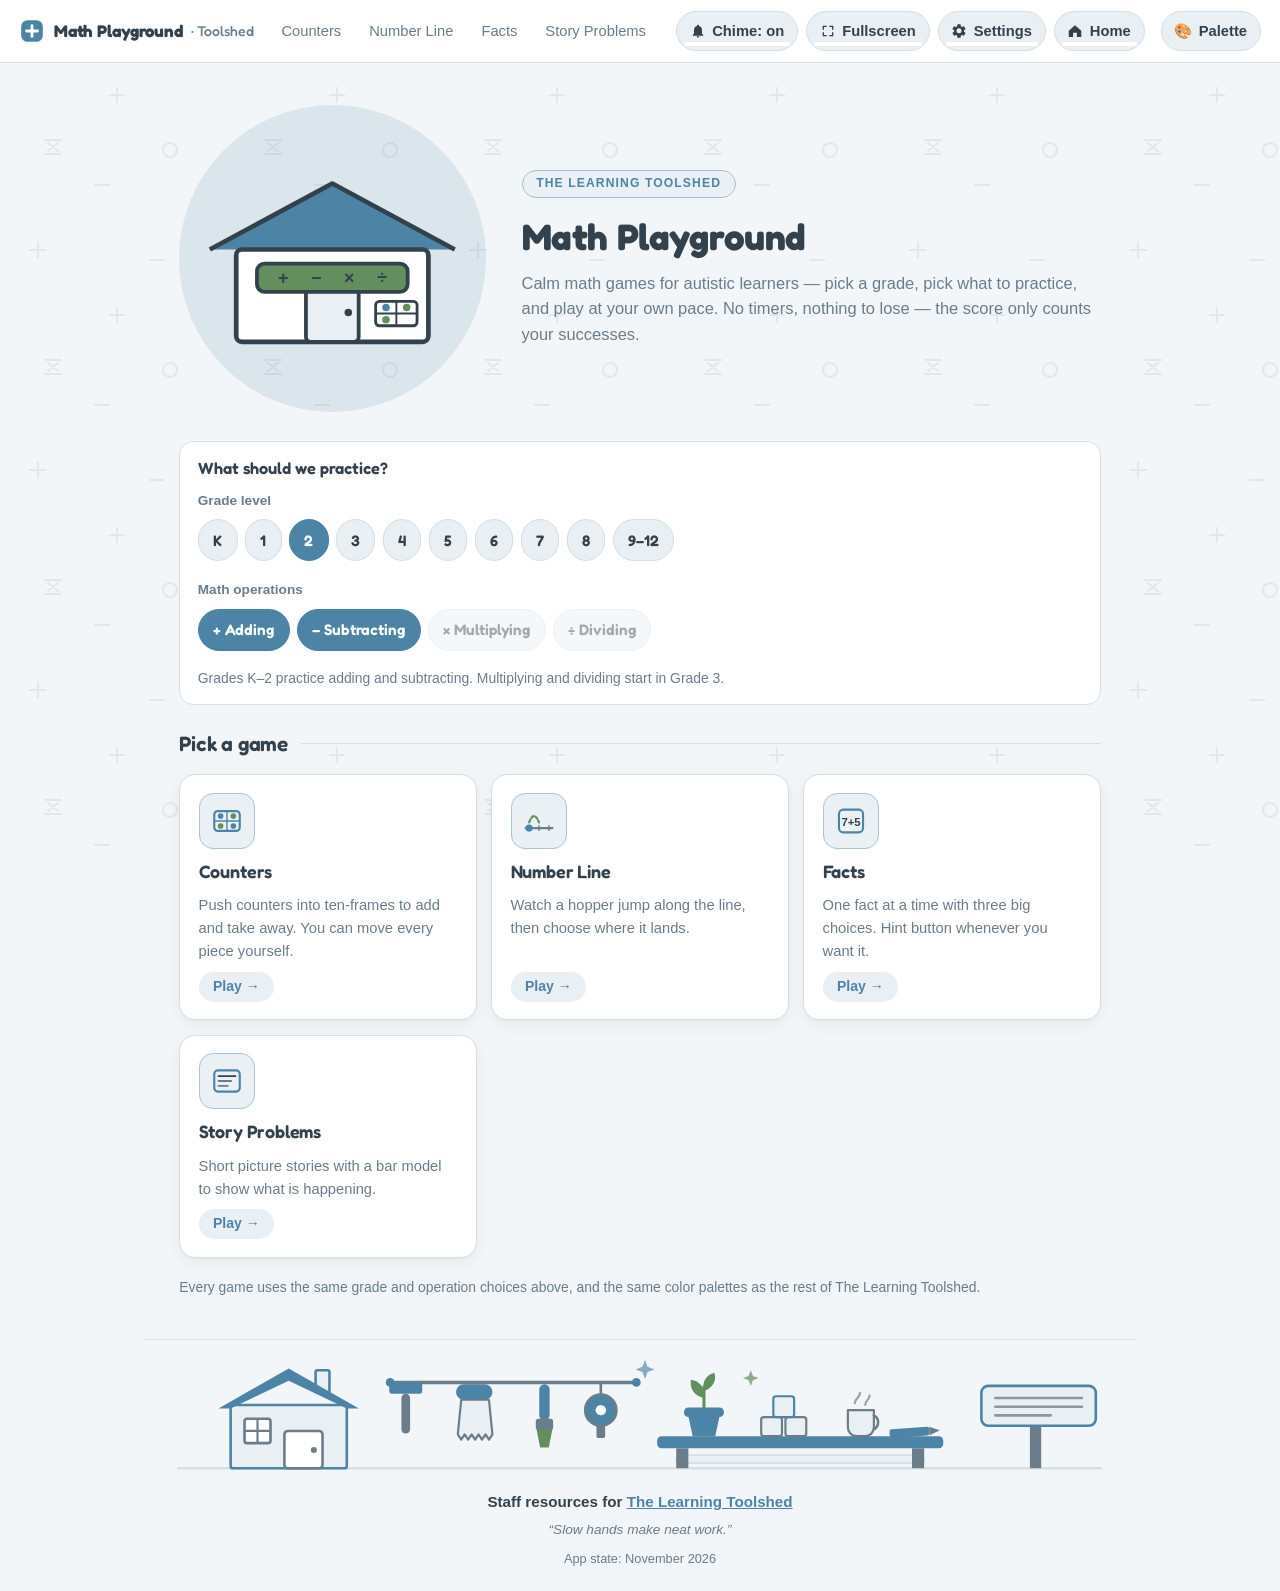
<file: index.html>
<!doctype html>
<html lang="en">
<head>
<meta charset="utf-8">
<meta name="viewport" content="width=device-width, initial-scale=1">
<title>Math Playground — The Learning Toolshed</title>
<link rel="stylesheet" href="math.css">
<script src="math.js"></script>
</head>
<body class="home">

<header class="site-head"></header>

<main>

  <section class="hero">
    <div class="hero-art" aria-hidden="true">
      <!-- A Toolshed shed with math on its sign — inline SVG so the
           whole picture follows the color palette. -->
      <svg viewBox="0 0 300 210" role="img">
        <title>The Learning Toolshed math shed</title>
        <!-- roof -->
        <path d="M20 95 L150 25 L280 95 Z" fill="var(--accent)"/>
        <path d="M20 95 L150 25 L280 95" fill="none" stroke="var(--text)" stroke-width="5" stroke-linejoin="round"/>
        <!-- body -->
        <rect x="48" y="95" width="204" height="98" rx="6"
              fill="var(--surface)" stroke="var(--text)" stroke-width="5"/>
        <!-- door -->
        <rect x="122" y="126" width="56" height="67" rx="5"
              fill="var(--surface-2)" stroke="var(--text)" stroke-width="4"/>
        <circle cx="167" cy="162" r="4" fill="var(--text)"/>
        <!-- sign with the four operations -->
        <rect x="70" y="110" width="160" height="30" rx="8"
              fill="var(--accent2)" stroke="var(--text)" stroke-width="4"/>
        <g fill="var(--text)" font-family="Segoe UI, Arial, sans-serif"
           font-weight="800" font-size="19" text-anchor="middle">
          <text x="98" y="132">+</text>
          <text x="133" y="132">&#8722;</text>
          <text x="168" y="132">&#215;</text>
          <text x="203" y="132">&#247;</text>
        </g>
        <!-- ten-frame sticker by the door -->
        <g transform="translate(196,150)">
          <rect x="0" y="0" width="44" height="26" rx="4"
                fill="var(--surface)" stroke="var(--text)" stroke-width="3"/>
          <line x1="22" y1="0" x2="22" y2="26" stroke="var(--text)" stroke-width="2"/>
          <line x1="0" y1="13" x2="44" y2="13" stroke="var(--text)" stroke-width="2"/>
          <circle cx="11" cy="6.5" r="4" fill="var(--accent)"/>
          <circle cx="33" cy="6.5" r="4" fill="var(--accent2)"/>
          <circle cx="11" cy="19.5" r="4" fill="var(--accent2)"/>
        </g>
      </svg>
    </div>
    <div class="hero-copy">
      <p class="hero-kicker">The Learning Toolshed</p>
      <h1>Math Playground</h1>
      <p class="hero-tagline">Calm math games for autistic learners — pick a grade, pick what
        to practice, and play at your own pace. No timers, nothing to lose —
        the score only counts your successes.</p>
    </div>
  </section>

  <section class="setup" id="setupBar" aria-labelledby="setupTitle">
    <p class="setup-title" id="setupTitle">What should we practice?</p>
    <div class="setup-row">
      <span class="setup-label" id="gradeLabel">Grade level</span>
      <div class="setup-row" id="gradeRow" role="group" aria-labelledby="gradeLabel"></div>
    </div>
    <div class="setup-row">
      <span class="setup-label" id="opLabel">Math operations</span>
      <div class="setup-row" id="opRow" role="group" aria-labelledby="opLabel"></div>
    </div>
    <p class="setup-note" id="setupNote"></p>
  </section>

  <h2 class="section-h">Pick a game</h2>

  <a class="continue-strip" id="continueCard" href="#" hidden>
    <span class="cs-emoji" aria-hidden="true">&#9654;</span>
    <span class="cs-text"><strong id="continueName">Continue</strong>
      — pick up where you left off.</span>
    <span class="gc-go">Resume &rarr;</span>
  </a>

  <div class="game-grid">
    <a class="game-card" href="counters.html">
      <svg class="gc-icon" viewBox="0 0 48 48" aria-hidden="true">
        <rect x="6" y="10" width="36" height="28" rx="5" fill="none" stroke="var(--accent)" stroke-width="3"/>
        <line x1="24" y1="10" x2="24" y2="38" stroke="var(--accent)" stroke-width="2"/>
        <line x1="6" y1="24" x2="42" y2="24" stroke="var(--accent)" stroke-width="2"/>
        <circle cx="15" cy="17" r="4" fill="var(--accent)"/>
        <circle cx="33" cy="17" r="4" fill="var(--accent2)"/>
        <circle cx="15" cy="31" r="4" fill="var(--accent2)"/>
        <circle cx="33" cy="31" r="4" fill="var(--accent)"/>
      </svg>
      <h3>Counters</h3>
      <p>Push counters into ten-frames to add and take away. You can move every piece yourself.</p>
      <span class="gc-go">Play &rarr;</span>
    </a>

    <a class="game-card" href="number-line.html">
      <svg class="gc-icon" viewBox="0 0 48 48" aria-hidden="true">
        <line x1="5" y1="34" x2="43" y2="34" stroke="var(--dim)" stroke-width="3" stroke-linecap="round"/>
        <g stroke="var(--dim)" stroke-width="2">
          <line x1="10" y1="30" x2="10" y2="38"/>
          <line x1="24" y1="30" x2="24" y2="38"/>
          <line x1="38" y1="30" x2="38" y2="38"/>
        </g>
        <path d="M10 26 Q17 8 24 26" fill="none" stroke="var(--accent2)"
              stroke-width="3" stroke-dasharray="4 3" stroke-linecap="round"/>
        <circle cx="10" cy="34" r="5" fill="var(--accent)"/>
      </svg>
      <h3>Number Line</h3>
      <p>Watch a hopper jump along the line, then choose where it lands.</p>
      <span class="gc-go">Play &rarr;</span>
    </a>

    <a class="game-card" href="facts.html">
      <svg class="gc-icon" viewBox="0 0 48 48" aria-hidden="true">
        <rect x="7" y="8" width="34" height="32" rx="6" fill="none" stroke="var(--accent)" stroke-width="3"/>
        <text x="24" y="31" text-anchor="middle" font-size="16" font-weight="800"
              fill="var(--text)" font-family="Segoe UI, Arial, sans-serif">7+5</text>
      </svg>
      <h3>Facts</h3>
      <p>One fact at a time with three big choices. Hint button whenever you want it.</p>
      <span class="gc-go">Play &rarr;</span>
    </a>

    <a class="game-card" href="story.html">
      <svg class="gc-icon" viewBox="0 0 48 48" aria-hidden="true">
        <rect x="6" y="9" width="36" height="30" rx="5" fill="none" stroke="var(--accent)" stroke-width="3"/>
        <line x1="12" y1="17" x2="36" y2="17" stroke="var(--text)" stroke-width="2.5" stroke-linecap="round"/>
        <line x1="12" y1="24" x2="30" y2="24" stroke="var(--dim)" stroke-width="2.5" stroke-linecap="round"/>
        <line x1="12" y1="31" x2="25" y2="31" stroke="var(--dim)" stroke-width="2.5" stroke-linecap="round"/>
      </svg>
      <h3>Story Problems</h3>
      <p>Short picture stories with a bar model to show what is happening.</p>
      <span class="gc-go">Play &rarr;</span>
    </a>
  </div>

  <p class="setup-note" style="margin-top:1.2rem">
    Every game uses the same grade and operation choices above, and the same
    color palettes as the rest of The Learning Toolshed.
  </p>

</main>

<footer class="site-foot"></footer>

<script>
  /* Home never records itself as "last" — games do that. */
  const GAME_NAMES = {
    'counters.html': 'Counters',
    'number-line.html': 'Number Line',
    'facts.html': 'Facts',
    'story.html': 'Story Problems'
  };

  renderSetup();

  /* Jump back into the last game played, if there is one. */
  const last = readPlay().last;
  if (last && GAME_NAMES[last]) {
    const card = document.getElementById('continueCard');
    card.hidden = false;
    card.href = last;
    document.getElementById('continueName').textContent =
      'Continue: ' + GAME_NAMES[last];
  }
</script>
</body>
</html>
</file>
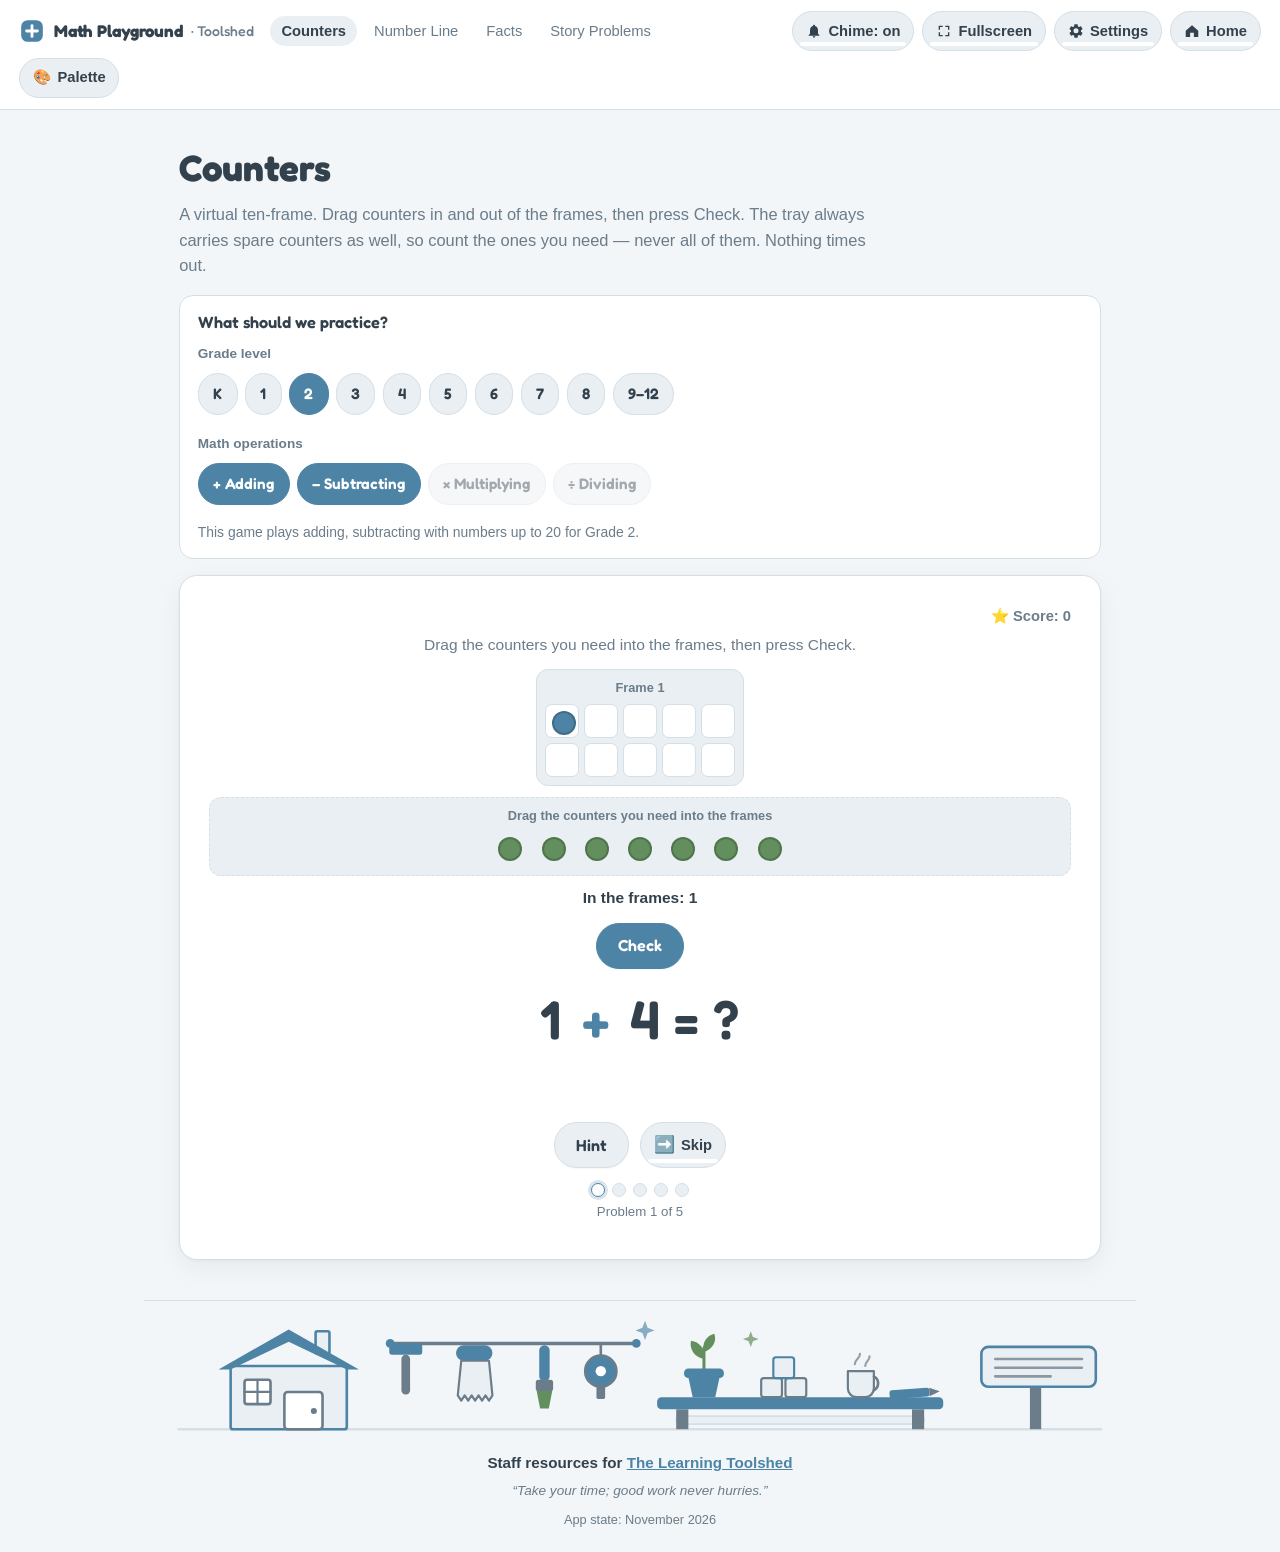
<file: counters.html>
<!doctype html>
<html lang="en">
<head>
<meta charset="utf-8">
<meta name="viewport" content="width=device-width, initial-scale=1">
<title>Counters — Math Playground</title>
<link rel="stylesheet" href="math.css">
<script src="math.js"></script>
</head>
<body>

<header class="site-head"></header>

<main>
  <h1>Counters</h1>
  <p class="hero-tagline">A virtual ten-frame. Drag counters in and out of the frames,
    then press Check. The tray always carries spare counters as well, so count the ones
    you need &mdash; never all of them. Nothing times out.</p>

  <section class="setup" id="setupBar" aria-labelledby="setupTitle">
    <p class="setup-title" id="setupTitle">What should we practice?</p>
    <div class="setup-row">
      <span class="setup-label" id="gradeLabel">Grade level</span>
      <div class="setup-row" id="gradeRow" role="group" aria-labelledby="gradeLabel"></div>
    </div>
    <div class="setup-row">
      <span class="setup-label" id="opLabel">Math operations</span>
      <div class="setup-row" id="opRow" role="group" aria-labelledby="opLabel"></div>
    </div>
    <p class="setup-note" id="setupNote"></p>
  </section>

  <section class="game-stage" aria-label="Counters game">
    <p class="prompt-line" id="prompt"></p>
    <div class="visual" id="visual"></div>
    <div class="problem" id="problem"></div>
    <div class="choices" id="choices"></div>
    <p class="feedback" id="feedback" aria-live="polite"></p>
    <p class="hint-line" id="hint" hidden></p>
    <div class="stage-actions" id="actions"></div>
    <div class="progress" id="progress"></div>
    <p class="progress-label" id="progressLabel"></p>
  </section>
</main>

<footer class="site-foot"></footer>

<script>
  'use strict';

  let game = null;
  let board = null;      // this problem's counters
  let curBox = null;     // the visual box we draw into
  let drag = null;       // the counter being dragged right now
  let lastDragEnd = 0;   // lets a tap after a drag be told apart

  renderSetup({
    only: GAME_OPS.counters,
    note: gameNote('counters'),
    onChange: () => { if (game) game.refresh(); }
  });

  function firstEmpty() {
    for (let i = 0; i < board.cells; i++) if (!board.filled.has(i)) return i;
    return -1;
  }

  /* Frames hold the starting amount, the answer, and room for every
     spare, so even a wrong guess still fits on the board.

     Every problem carries a few extra counters with it: the tray always
     holds more than the problem needs, so it is a counting job rather
     than "drag the whole pile in". The spares look exactly like the
     rest — the student has to count to know which ones to use. */
  const SPARE_MIN = 3, SPARE_MAX = 5;

  function sparesFor() {
    return SPARE_MIN + Math.floor(Math.random() * (SPARE_MAX - SPARE_MIN + 1));
  }

  function newBoard(p) {
    const spares = sparesFor();
    const room = p.op === 'add' ? p.a + p.b + spares : p.a;
    const frames = Math.max(1, Math.ceil(room / 10));
    const b = {
      op: p.op,
      answer: p.answer,
      frames: frames,
      cells: frames * 10,
      filled: new Set(),
      fromTray: new Set(),
      tray: (p.op === 'add' ? p.b : 0) + spares,
      spares: spares,
      out: 0,             // subtracting: how many have left the frames
      locked: false
    };
    for (let i = 0; i < p.a; i++) b.filled.add(i);
    return b;
  }

  /* A gentle nudge — never the word "wrong", never a buzzer. */
  function nudge(text) {
    const fb = document.getElementById('feedback');
    if (!fb) return;
    fb.className = 'feedback neutral nudge';
    fb.textContent = text;
  }

  function clearNudge() {
    const fb = document.getElementById('feedback');
    if (fb && fb.classList.contains('nudge')) {
      fb.className = 'feedback';
      fb.textContent = '';
    }
  }

  /* ---------- Drag and drop ----------
     Pointer drag with a floating counter. A plain tap still works
     (tap the tray to send one in, tap a frame to take one out) so
     touch screens and keyboards have a simple path too.          */

  function under(x, y) {
    const el = document.elementFromPoint(x, y);
    if (!el || !el.closest) return null;
    return { cell: el.closest('.cell'), tray: el.closest('.counter-tray') };
  }

  function startDrag(e, src) {
    if (board.locked) return;
    if (typeof e.button === 'number' && e.button !== 0) return;
    if (e.pointerId === undefined) return;
    lastDragEnd = 0;                       // a fresh press clears the guard
    clearNudge();
    const host = e.currentTarget;
    drag = {
      src: src, host: host, pid: e.pointerId,
      startX: e.clientX, startY: e.clientY,
      moved: false, ghost: null, over: null
    };
    try { host.setPointerCapture(e.pointerId); } catch (err) { /* fine */ }
    host.addEventListener('pointermove', moveDrag);
    host.addEventListener('pointerup', endDrag);
    host.addEventListener('pointercancel', cancelDrag);
  }

  function moveDrag(e) {
    if (!drag) return;
    if (!drag.moved) {
      if (Math.hypot(e.clientX - drag.startX, e.clientY - drag.startY) < 5) return;
      drag.moved = true;                  // now it's a drag, not a tap
      document.body.classList.add('dragging-active');
      const g = document.createElement('div');
      g.className = 'drag-ghost';
      g.innerHTML = '<span class="counter' +
        (drag.src.group2 ? ' group2' : '') + '"></span>';
      document.body.appendChild(g);
      drag.ghost = g;
      drag.src.el.classList.add('drag-src');
    }
    drag.ghost.style.left = e.clientX + 'px';
    drag.ghost.style.top = e.clientY + 'px';
    updateHover(e);
  }

  /* Highlight where this counter would land. */
  function updateHover(e) {
    const hit = under(e.clientX, e.clientY);
    let ok = null;
    if (hit && hit.cell) {
      const idx = Number(hit.cell.dataset.index);
      /* a spare from the tray has nothing to do in a frame (subtraction) */
      const spareIn = drag.src.kind === 'tray' && board.op === 'sub' && board.out < 1;
      if (!spareIn && !board.filled.has(idx) && idx !== drag.src.idx) ok = hit.cell;
    } else if (hit && hit.tray && drag.src.kind === 'cell') {
      ok = hit.tray;
    }
    if (drag.over && drag.over !== ok) drag.over.classList.remove('drop-ok');
    if (ok) ok.classList.add('drop-ok');
    drag.over = ok;
  }

  /* Put the counter where it landed — or leave the board alone. */
  function applyDrop(src, target) {
    if (!target) return false;
    if (target.kind === 'cell') {
      if (board.filled.has(target.idx) || target.idx === src.idx) return false;
      if (src.kind === 'tray') {
        if (board.tray < 1) return false;
        if (board.op === 'sub' && board.out < 1) {
          nudge('Those are spares \u2014 take counters out of the frames instead.');
          return false;
        }
        board.tray -= 1;
        board.filled.add(target.idx);
        if (board.op === 'add') board.fromTray.add(target.idx);
        else board.out -= 1;
      } else {
        board.filled.delete(src.idx);
        board.fromTray.delete(src.idx);
        board.filled.add(target.idx);
        if (src.group2) board.fromTray.add(target.idx);
      }
      return true;
    }
    if (src.kind === 'cell') {
      board.filled.delete(src.idx);
      board.fromTray.delete(src.idx);
      board.tray += 1;
      if (board.op === 'sub') board.out += 1;
      return true;
    }
    return false;
  }

  function cleanupDrag() {
    if (!drag) return;
    const d = drag;
    drag = null;
    d.host.removeEventListener('pointermove', moveDrag);
    d.host.removeEventListener('pointerup', endDrag);
    d.host.removeEventListener('pointercancel', cancelDrag);
    if (d.ghost && d.ghost.parentNode) d.ghost.parentNode.removeChild(d.ghost);
    if (d.over) d.over.classList.remove('drop-ok');
    d.src.el.classList.remove('drag-src');
    document.body.classList.remove('dragging-active');
  }

  function endDrag(e) {
    const d = drag;
    cleanupDrag();
    if (!d || !d.moved) return;           // a tap: the click handler takes it
    lastDragEnd = Date.now();
    const hit = under(e.clientX, e.clientY);
    let target = null;
    if (hit && hit.cell && !board.filled.has(Number(hit.cell.dataset.index))) {
      target = { kind: 'cell', idx: Number(hit.cell.dataset.index) };
    } else if (hit && hit.tray && d.src.kind === 'cell') {
      target = { kind: 'tray' };
    }
    applyDrop(d.src, target);
    drawBoard();
  }

  function cancelDrag() {
    const d = drag;
    cleanupDrag();
    if (d && d.moved) lastDragEnd = Date.now();
  }

  function afterDrag() { return Date.now() - lastDragEnd < 300; }

  /* ---------- Drawing ---------- */

  function counterMarkup(group2) {
    return '<span class="counter' + (group2 ? ' group2' : '') + '"></span>';
  }

  function drawBoard() {
    if (!curBox || !board) return;
    const box = curBox;
    box.textContent = '';

    /* the ten-frames */
    const wrap = document.createElement('div');
    wrap.className = 'counter-boards';
    for (let f = 0; f < board.frames; f++) {
      const bd = document.createElement('div');
      bd.className = 'board';
      const lab = document.createElement('p');
      lab.className = 'board-label';
      lab.textContent = 'Frame ' + (f + 1);
      const grid = document.createElement('div');
      grid.className = 'ten-frame';
      for (let c = 0; c < 10; c++) {
        const idx = f * 10 + c;
        const cell = document.createElement('div');
        cell.className = 'cell';
        cell.dataset.index = String(idx);
        if (board.filled.has(idx)) {
          const group2 = board.fromTray.has(idx);
          const btn = document.createElement('button');
          btn.type = 'button';
          btn.className = 'counter-btn';
          btn.disabled = board.locked;
          btn.setAttribute('aria-label', board.op === 'add'
            ? 'Drag this counter back to the tray, or tap to send it back'
            : 'Drag this counter to the tray, or tap to take it out');
          btn.innerHTML = counterMarkup(group2);
          btn.addEventListener('pointerdown', (e) => startDrag(e, {
            kind: 'cell', idx: idx, group2: group2, el: btn
          }));
          btn.addEventListener('click', () => {
            if (board.locked || afterDrag()) return;
            clearNudge();
            board.filled.delete(idx);
            board.fromTray.delete(idx);
            board.tray += 1;
            if (board.op === 'sub') board.out += 1;
            drawBoard();
          });
          cell.appendChild(btn);
        }
        grid.appendChild(cell);
      }
      bd.append(lab, grid);
      wrap.appendChild(bd);
    }
    box.appendChild(wrap);

    /* the tray: counters waiting to go in, or taken away */
    const tray = document.createElement('div');
    tray.className = 'counter-tray';
    const tl = document.createElement('p');
    tl.className = 'tray-label';
    tl.textContent = board.op === 'add'
      ? (board.tray ? 'Drag the counters you need into the frames'
                    : 'All counters are in the frames')
      : (board.out ? 'Drag a counter back, or tap it to put it back'
                   : 'Spare counters \u2014 take counters out of the frames');
    const row = document.createElement('div');
    row.className = 'tray-row';
    for (let i = 0; i < board.tray; i++) {
      const btn = document.createElement('button');
      btn.type = 'button';
      btn.className = 'counter-btn';
      btn.disabled = board.locked;
      btn.setAttribute('aria-label',
        board.op === 'add'
          ? 'Drag this counter into a frame, or tap to drop it in'
          : (board.out
              ? 'Drag this counter back into a frame, or tap to put it back'
              : 'Spare counter \u2014 it stays in the tray'));
      btn.innerHTML = counterMarkup(true);
      btn.addEventListener('pointerdown', (e) => startDrag(e, {
        kind: 'tray', idx: -1, group2: true, el: btn
      }));
      btn.addEventListener('click', () => {
        if (board.locked || afterDrag()) return;
        clearNudge();
        if (board.op === 'sub' && board.out < 1) {
          nudge('Those are spares \u2014 take counters out of the frames instead.');
          return;
        }
        const at = firstEmpty();
        if (at < 0) return;
        board.tray -= 1;
        board.filled.add(at);
        if (board.op === 'add') board.fromTray.add(at);
        else board.out -= 1;
        drawBoard();
      });
      row.appendChild(btn);
    }
    if (!board.tray) {
      const none = document.createElement('span');
      none.className = 'tray-empty';
      none.textContent = '\u2014';
      row.appendChild(none);
    }
    tray.append(tl, row);
    box.appendChild(tray);

    const count = document.createElement('p');
    count.className = 'count-line';
    count.textContent = 'In the frames: ' + board.filled.size;
    box.appendChild(count);

    if (!board.locked) {
      const cr = document.createElement('div');
      cr.className = 'check-row';
      const check = document.createElement('button');
      check.type = 'button';
      check.className = 'btn primary';
      check.textContent = 'Check';
      check.addEventListener('click', () => {
        if (board.locked) return;
        if (board.filled.size === board.answer) game.correct();
        else game.wrong();
      });
      cr.appendChild(check);
      box.appendChild(cr);
    }
  }

  game = initGame({
    id: 'counters',
    page: 'counters.html',
    ops: GAME_OPS.counters,
    prompt: (p) => p.op === 'add'
      ? 'Drag the counters you need into the frames, then press Check.'
      : 'Drag counters out of the frames, then press Check.',
    hintFor: (p) => p.op === 'add'
      ? 'Drag ' + p.b + ' counters into the frames. Then count every counter in the frames.'
      : 'Drag ' + p.b + ' counters out of the frames. Then count what is left.',
    render: (p, box) => {
      curBox = box;
      board = newBoard(p);
      drawBoard();
    },
    onCorrect: () => {
      if (!board) return;
      board.locked = true;
      drawBoard();
    },
    onReveal: (p) => {
      if (!board) return;
      board.locked = true;
      board.filled = new Set();
      board.fromTray = new Set();
      for (let i = 0; i < p.answer; i++) board.filled.add(i);
      if (p.op === 'add') {
        for (let i = p.a; i < p.answer; i++) board.fromTray.add(i);
        board.tray = board.spares;      // the ones that weren't needed
      } else {
        board.out = p.b;
        board.tray = board.spares + p.b;   // spares plus what was taken away
      }
      drawBoard();
    }
  });
</script>
</body>
</html>
</file>
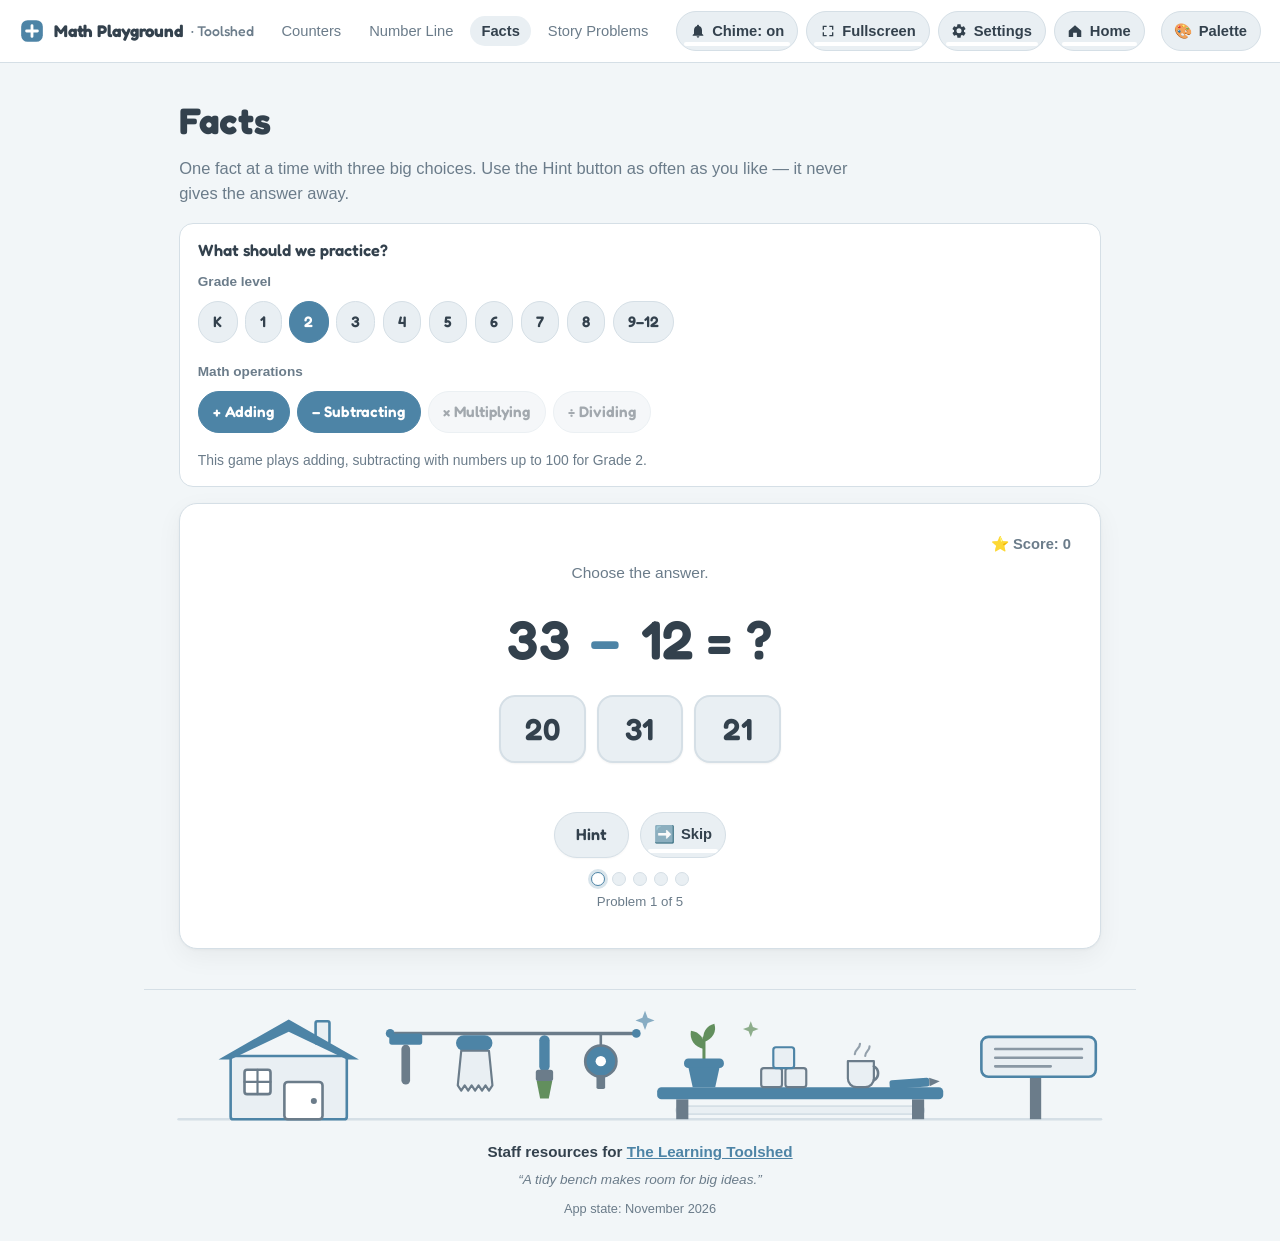
<file: facts.html>
<!doctype html>
<html lang="en">
<head>
<meta charset="utf-8">
<meta name="viewport" content="width=device-width, initial-scale=1">
<title>Facts — Math Playground</title>
<link rel="stylesheet" href="math.css">
<script src="math.js"></script>
</head>
<body>

<header class="site-head"></header>

<main>
  <h1>Facts</h1>
  <p class="hero-tagline">One fact at a time with three big choices. Use the Hint button
    as often as you like — it never gives the answer away.</p>

  <section class="setup" id="setupBar" aria-labelledby="setupTitle">
    <p class="setup-title" id="setupTitle">What should we practice?</p>
    <div class="setup-row">
      <span class="setup-label" id="gradeLabel">Grade level</span>
      <div class="setup-row" id="gradeRow" role="group" aria-labelledby="gradeLabel"></div>
    </div>
    <div class="setup-row">
      <span class="setup-label" id="opLabel">Math operations</span>
      <div class="setup-row" id="opRow" role="group" aria-labelledby="opLabel"></div>
    </div>
    <p class="setup-note" id="setupNote"></p>
  </section>

  <section class="game-stage" aria-label="Facts game">
    <p class="prompt-line" id="prompt"></p>
    <div class="visual" id="visual"></div>
    <div class="problem" id="problem"></div>
    <div class="choices" id="choices"></div>
    <p class="feedback" id="feedback" aria-live="polite"></p>
    <p class="hint-line" id="hint" hidden></p>
    <div class="stage-actions" id="actions"></div>
    <div class="progress" id="progress"></div>
    <p class="progress-label" id="progressLabel"></p>
  </section>
</main>

<footer class="site-foot"></footer>

<script>
  'use strict';

  let game = null;

  renderSetup({
    only: GAME_OPS.facts,
    note: gameNote('facts'),
    onChange: () => { if (game) game.refresh(); }
  });

  game = initGame({
    id: 'facts',
    page: 'facts.html',
    ops: GAME_OPS.facts,
    choiceMode: true,
    prompt: () => 'Choose the answer.',
    hintFor: (p) => {
      if (p.op === 'add') {
        const hi = Math.max(p.a, p.b);
        const lo = Math.min(p.a, p.b);
        return 'Count on from the bigger number: start at ' + hi +
          ', then add ' + lo + ' more.';
      }
      if (p.op === 'sub') {
        return 'Start at ' + p.a + ' and count back ' + p.b + ' steps.';
      }
      if (p.op === 'mul') {
        return 'Make ' + p.a + ' equal groups of ' + p.b +
          '. Count them by ' + p.b + 's.';
      }
      return p.a + ' shared into groups of ' + p.b +
        '. How many groups of ' + p.b + '?';
    }
  });
</script>
</body>
</html>
</file>
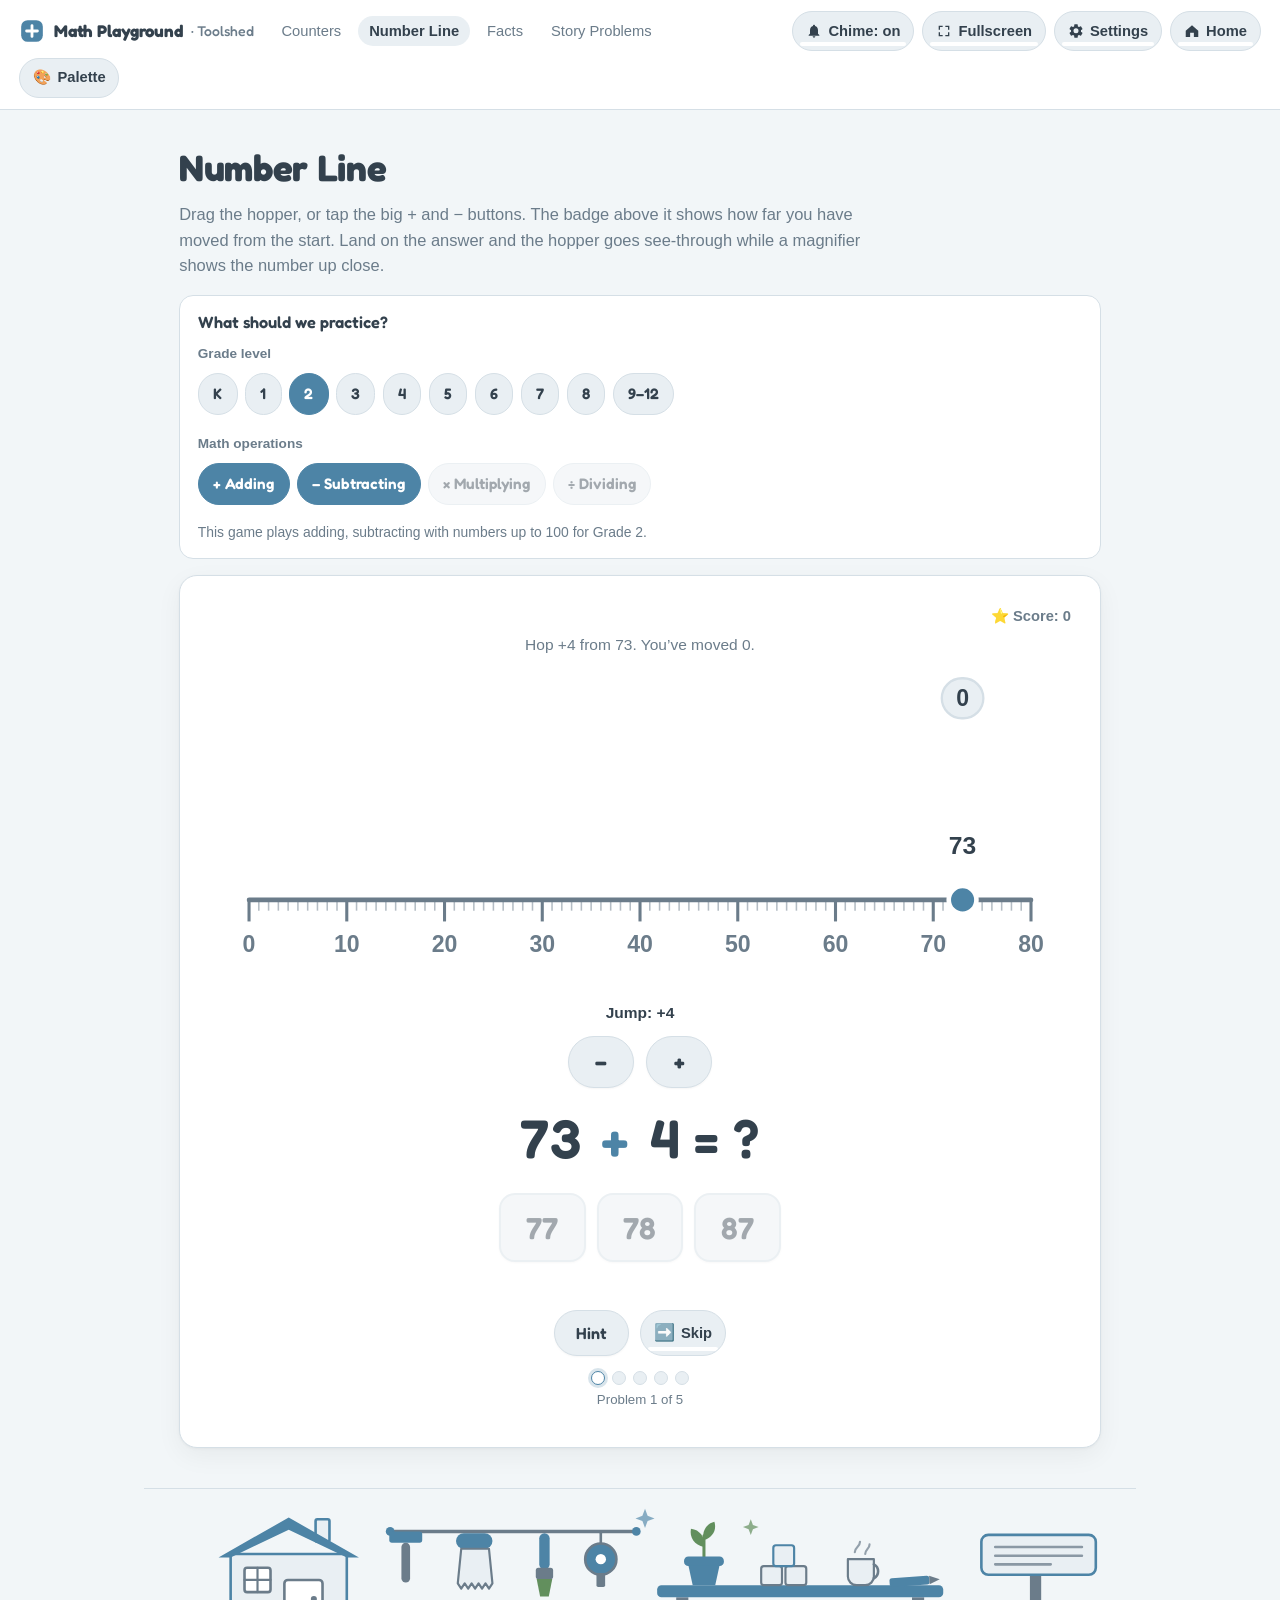
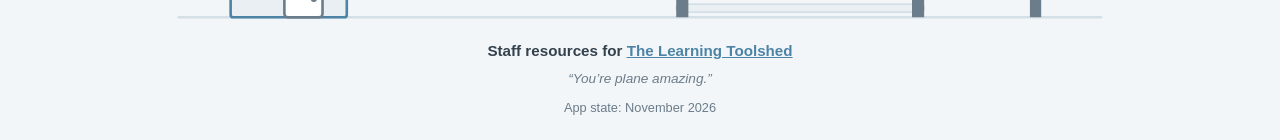
<file: number-line.html>
<!doctype html>
<html lang="en">
<head>
<meta charset="utf-8">
<meta name="viewport" content="width=device-width, initial-scale=1">
<title>Number Line — Math Playground</title>
<link rel="stylesheet" href="math.css">
<script src="math.js"></script>
</head>
<body>

<header class="site-head"></header>

<main>
  <h1>Number Line</h1>
  <p class="hero-tagline">Drag the hopper, or tap the big + and &minus; buttons. The badge
    above it shows how far you have moved from the start. Land on the answer and the
    hopper goes see-through while a magnifier shows the number up close.</p>

  <section class="setup" id="setupBar" aria-labelledby="setupTitle">
    <p class="setup-title" id="setupTitle">What should we practice?</p>
    <div class="setup-row">
      <span class="setup-label" id="gradeLabel">Grade level</span>
      <div class="setup-row" id="gradeRow" role="group" aria-labelledby="gradeLabel"></div>
    </div>
    <div class="setup-row">
      <span class="setup-label" id="opLabel">Math operations</span>
      <div class="setup-row" id="opRow" role="group" aria-labelledby="opLabel"></div>
    </div>
    <p class="setup-note" id="setupNote"></p>
  </section>

  <section class="game-stage" aria-label="Number Line game">
    <p class="prompt-line" id="prompt"></p>
    <div class="visual" id="visual"></div>
    <div class="problem" id="problem"></div>
    <div class="choices" id="choices"></div>
    <p class="feedback" id="feedback" aria-live="polite"></p>
    <p class="hint-line" id="hint" hidden></p>
    <div class="stage-actions" id="actions"></div>
    <div class="progress" id="progress"></div>
    <p class="progress-label" id="progressLabel"></p>
  </section>
</main>

<footer class="site-foot"></footer>

<script>
  'use strict';

  let gameApi = null;
  let nl = null;                 // state for this problem
  let svg = null, arcG = null, hopG = null;
  let badgeG = null, badgeRect = null, badgeText = null;
  let lensG = null, lensNum = null, lensHandle = null;
  let caption = null, minusBtn = null, plusBtn = null;
  let answered = false;

  const NS = 'http://www.w3.org/2000/svg';
  /* Taller than the line itself: the magnifier floats in the space above
     it, with room to clear both the badge and the start number. */
  const W = 560, H = 204, PAD = 26, YB = 150;
  const LENS_R = 32;              // magnifier radius
  const LENS_UP = 82;             // how far above the line it floats

  renderSetup({
    only: GAME_OPS.line,
    note: gameNote('line'),
    onChange: () => { if (gameApi) gameApi.refresh(); }
  });

  function s(tag, attrs, text) {
    const el = document.createElementNS(NS, tag);
    for (const k in attrs) el.setAttribute(k, attrs[k]);
    if (text !== undefined) el.textContent = text;
    return el;
  }

  function xOf(v) { return PAD + (v * (W - PAD * 2)) / nl.cap; }

  /* ---------- Problem setup ---------- */

  function makeNl(p) {
    const hi = p.op === 'div' ? p.a : Math.max(p.a, p.answer);
    const cap = Math.max(10, Math.ceil(hi / 10) * 10);
    const start = (p.op === 'add' || p.op === 'sub') ? p.a : 0;
    const jump = p.op === 'mul' ? Math.max(p.a, p.b)
               : p.op === 'div' ? p.b
               : 1;
    /* The line stops at the answer for division (you can't jump past
       the dividend) and lets multiplication overshoot one jump. */
    const maxPos = p.op === 'div' ? p.a
                 : p.op === 'mul' ? Math.floor(cap / jump) * jump
                 : cap;
    return {
      p: p, cap: cap, start: start, pos: start, jump: jump, maxPos: maxPos,
      jumpsTarget: p.op === 'mul' ? Math.min(p.a, p.b) : 0
    };
  }

  function targetPos(n) {
    const p = n.p;
    if (p.op === 'add') return n.start + p.b;
    if (p.op === 'sub') return n.start - p.b;
    if (p.op === 'mul') return p.answer;
    return p.a;                       // division: reach the dividend
  }

  function atTarget() { return nl && nl.pos === targetPos(nl); }

  function snap(v) {
    let r = Math.round(v / nl.jump) * nl.jump;
    if (r < 0) r = 0;
    if (r > nl.maxPos) r = nl.maxPos;
    return r;
  }

  /* How far the hopper has moved from the start: "+7", "−3" or "0". */
  function distText() {
    const d = nl.pos - nl.start;
    if (d > 0) return '+' + d;
    if (d < 0) return '\u2212' + (-d);
    return '0';
  }

  function statusText() {
    const p = nl.p;
    const dist = distText();
    if (atTarget()) {
      if (p.op === 'div') {
        return 'You\u2019re at ' + nl.pos + '. How many jumps was that?';
      }
      return 'You\u2019ve moved ' + dist + '. Which number did you land on?';
    }
    if (p.op === 'add') {
      return 'Hop +' + p.b + ' from ' + p.a + '. You\u2019ve moved ' + dist + '.';
    }
    if (p.op === 'sub') {
      return 'Hop \u2212' + p.b + ' from ' + p.a + '. You\u2019ve moved ' + dist + '.';
    }
    if (p.op === 'mul') {
      const taken = Math.round(nl.pos / nl.jump);
      return 'Take ' + nl.jumpsTarget + ' jumps of ' + nl.jump +
        '. You\u2019ve taken ' + taken + '.';
    }
    return 'Jump by ' + p.b + ' until you reach ' + p.a +
      '. You\u2019re at ' + nl.pos + '.';
  }

  function captionFor(p) {
    if (p.op === 'add') return 'Jump: +' + p.b;
    if (p.op === 'sub') return 'Jump: \u2212' + p.b;
    if (p.op === 'mul') return Math.min(p.a, p.b) + ' jumps of ' + Math.max(p.a, p.b);
    return 'Jumps of ' + p.b;
  }

  function hintFor(p) {
    if (p.op === 'add') {
      return 'Press + until the badge shows +' + p.b +
        ', then read the number under the hopper.';
    }
    if (p.op === 'sub') {
      return 'Press \u2212 until the badge shows \u2212' + p.b +
        ', then read the number under the hopper.';
    }
    if (p.op === 'mul') {
      return 'Press + ' + Math.min(p.a, p.b) + ' times \u2014 one jump of ' +
        Math.max(p.a, p.b) + ' each \u2014 then read where you land.';
    }
    return 'Press + until the badge shows +' + p.a +
      '. Count your jumps as you go.';
  }

  /* ---------- Drawing ---------- */

  function hopPath(x1, x2, lift) {
    const dx = (x2 - x1) / 4;
    return 'M ' + x1 + ' ' + (YB - 10) +
      ' C ' + (x1 + dx) + ' ' + lift + ', ' + (x2 - dx) + ' ' + lift +
      ', ' + x2 + ' ' + (YB - 10);
  }

  function hopButton(glyph, label, dir) {
    const b = document.createElement('button');
    b.type = 'button';
    b.className = 'btn hop-btn';
    b.textContent = glyph;
    b.setAttribute('aria-label', label);
    b.title = label;
    b.addEventListener('click', () => move(dir));
    return b;
  }

  /* A little magnifying glass: a zoomed-in look at the number the hopper
     is sitting on. Built once per problem, shown by update(). */
  function buildLens() {
    const g = s('g', { class: 'line-lens' });

    /* handle first, so the ring covers where it meets the glass */
    g.appendChild(s('line', {
      class: 'lens-handle', x1: 0, y1: LENS_R, x2: 0, y2: LENS_R + 22
    }));
    g.appendChild(s('circle', { cx: 0, cy: 0, r: LENS_R, class: 'lens-ring' }));

    /* what you see through it: the number, big, resting on the line */
    g.appendChild(s('text', {
      x: 0, y: 0, class: 'lens-num', 'text-anchor': 'middle'
    }, '0'));
    g.appendChild(s('line', { x1: -20, y1: 14, x2: 20, y2: 14, class: 'lens-base' }));
    g.appendChild(s('line', { x1: -13, y1: 14, x2: -13, y2: 21, class: 'lens-tick' }));
    g.appendChild(s('line', { x1: 13, y1: 14, x2: 13, y2: 21, class: 'lens-tick' }));
    g.appendChild(s('line', { x1: 0, y1: 14, x2: 0, y2: 24, class: 'lens-tick mid' }));
    return g;
  }

  function drawLine(p, box, api) {
    gameApi = api;
    answered = false;
    nl = makeNl(p);

    const labelStep = nl.cap <= 20 ? 1 : nl.cap <= 50 ? 5 : 10;
    svg = s('svg', {
      viewBox: '0 0 ' + W + ' ' + H,
      role: 'img',
      'aria-label': captionFor(p)
    });

    svg.appendChild(s('line', {
      x1: xOf(0), y1: YB, x2: xOf(nl.cap), y2: YB, class: 'line-base'
    }));
    for (let v = 0; v <= nl.cap; v++) {
      const major = v % labelStep === 0;
      svg.appendChild(s('line', {
        x1: xOf(v), y1: YB, x2: xOf(v), y2: YB + (major ? 14 : 7),
        class: 'line-tick ' + (major ? 'major' : 'minor')
      }));
      if (major) {
        svg.appendChild(s('text', {
          x: xOf(v), y: YB + 34, class: 'line-num', 'text-anchor': 'middle'
        }, String(v)));
      }
    }

    /* where the hopper started */
    if (p.op === 'add' || p.op === 'sub') {
      svg.appendChild(s('text', {
        x: xOf(nl.start), y: YB - 30, class: 'line-hnum', 'text-anchor': 'middle'
      }, String(p.a)));
    }

    arcG = s('g', {});
    svg.appendChild(arcG);

    /* the hopper + a generous invisible grab area for touch */
    hopG = s('g', { transform: 'translate(' + xOf(nl.pos) + ',' + YB + ')' });
    hopG.appendChild(s('circle', { cx: 0, cy: 0, r: 22, class: 'hop-hit' }));
    hopG.appendChild(s('circle', { cx: 0, cy: 0, r: 9, class: 'line-hopper' }));
    svg.appendChild(hopG);

    /* the little +/- badge: how far from the start */
    badgeG = s('g', { class: 'line-badge' });
    badgeRect = s('rect', { x: -20, y: 0, width: 40, height: 26, rx: 13, class: 'line-badge-bg' });
    badgeText = s('text', {
      x: 0, y: 18, class: 'line-badge-t', 'text-anchor': 'middle'
    }, '0');
    badgeG.appendChild(badgeRect);
    badgeG.appendChild(badgeText);
    svg.appendChild(badgeG);

    /* the magnifier — shown by update() once the hopper is on the answer */
    lensG = buildLens();
    lensNum = lensG.querySelector('.lens-num');
    lensHandle = lensG.querySelector('.lens-handle');
    svg.appendChild(lensG);

    hopG.addEventListener('pointerdown', startHop);
    box.appendChild(svg);

    caption = document.createElement('p');
    caption.className = 'count-line';
    box.appendChild(caption);

    const btns = document.createElement('div');
    btns.className = 'hop-btns';
    minusBtn = hopButton('\u2212', 'Hop back one step', -1);
    plusBtn = hopButton('+', 'Hop forward one step', 1);
    btns.appendChild(minusBtn);
    btns.appendChild(plusBtn);
    box.appendChild(btns);

    update();
  }

  /* Repaint everything that depends on where the hopper is. */
  function update() {
    if (!nl) return;
    const p = nl.p;

    arcG.textContent = '';
    if (p.op === 'add' || p.op === 'sub') {
      if (nl.pos !== nl.start) {
        arcG.appendChild(s('path', {
          d: hopPath(xOf(nl.start), xOf(nl.pos), 8), class: 'line-arc'
        }));
      }
    } else {
      const jumps = Math.round(nl.pos / nl.jump);
      for (let i = 0; i < jumps; i++) {
        arcG.appendChild(s('path', {
          d: hopPath(xOf(i * nl.jump), xOf((i + 1) * nl.jump), 30),
          class: 'line-arc'
        }));
      }
    }

    hopG.setAttribute('transform', 'translate(' + xOf(nl.pos) + ',' + YB + ')');

    const dist = distText();
    const bw = dist.length * 9 + 18;
    badgeRect.setAttribute('x', String(-bw / 2));
    badgeRect.setAttribute('width', String(bw));
    badgeText.textContent = dist;
    const bx = Math.max(bw / 2 + 2, Math.min(W - bw / 2 - 2, xOf(nl.pos)));
    badgeG.setAttribute('transform', 'translate(' + bx + ', 6)');
    badgeG.classList.toggle('ready', atTarget());

    /* On the answer? The hopper turns see-through with an outline and the
       magnifier floats up over the number it landed on. */
    const on = atTarget();
    hopG.classList.toggle('at-answer', on);
    if (lensG) {
      lensG.classList.toggle('is-on', on);
      if (on) {
        const lx = Math.max(LENS_R + 2, Math.min(W - LENS_R - 2, xOf(nl.pos)));
        const ly = YB - LENS_UP;
        lensG.setAttribute('transform', 'translate(' + lx + ',' + ly + ')');
        lensNum.textContent = String(targetPos(nl));
        /* handle leans from the glass down to the hopper */
        const hx = xOf(nl.pos) - lx;
        const hy = YB - ly;
        const len = Math.hypot(hx, hy) || 1;
        const ux = hx / len, uy = hy / len;
        lensHandle.setAttribute('x1', (ux * (LENS_R + 1)).toFixed(1));
        lensHandle.setAttribute('y1', (uy * (LENS_R + 1)).toFixed(1));
        lensHandle.setAttribute('x2', (ux * (LENS_R + 22)).toFixed(1));
        lensHandle.setAttribute('y2', (uy * (LENS_R + 22)).toFixed(1));
      }
    }

    if (p.op === 'mul') {
      caption.textContent = captionFor(p) + ' \u2014 you\u2019ve taken ' +
        Math.round(nl.pos / nl.jump);
    } else {
      caption.textContent = captionFor(p);
    }

    minusBtn.disabled = answered || nl.pos <= 0;
    plusBtn.disabled = answered || nl.pos >= nl.maxPos;

    if (gameApi) {
      gameApi.setPrompt(statusText());
      if (!answered) gameApi.setLock(!atTarget());
    }
  }

  function move(dir) {
    if (answered || !nl) return;
    const next = snap(nl.pos + dir * nl.jump);
    if (next === nl.pos) return;
    nl.pos = next;
    update();
  }

  /* Dragging the hopper along the line. */
  function startHop(e) {
    if (answered || !nl) return;
    if (typeof e.button === 'number' && e.button !== 0) return;
    const host = e.currentTarget;
    try { host.setPointerCapture(e.pointerId); } catch (err) { /* fine */ }

    function place(ev) {
      const rect = svg.getBoundingClientRect();
      if (!rect.width) return;
      const scale = W / rect.width;
      const px = (ev.clientX - rect.left) * scale;
      const v = ((px - PAD) * nl.cap) / (W - PAD * 2);
      const next = snap(v);
      if (next !== nl.pos) { nl.pos = next; update(); }
    }
    function done() {
      host.removeEventListener('pointermove', place);
      host.removeEventListener('pointerup', done);
      host.removeEventListener('pointercancel', done);
    }
    host.addEventListener('pointermove', place);
    host.addEventListener('pointerup', done);
    host.addEventListener('pointercancel', done);
    place(e);
  }

  /* ---------- Runner wiring ---------- */

  const api0 = {
    id: 'line',
    page: 'number-line.html',
    ops: GAME_OPS.line,
    choiceMode: true,
    prompt: () => 'Hop along the line to find the answer.',
    hintFor: hintFor,
    lockedText: () => statusText(),
    render: drawLine,
    onCorrect: () => { answered = true; update(); },
    onReveal: () => { answered = true; update(); }
  };

  const game = initGame(api0);
  gameApi = game;
</script>
</body>
</html>
</file>
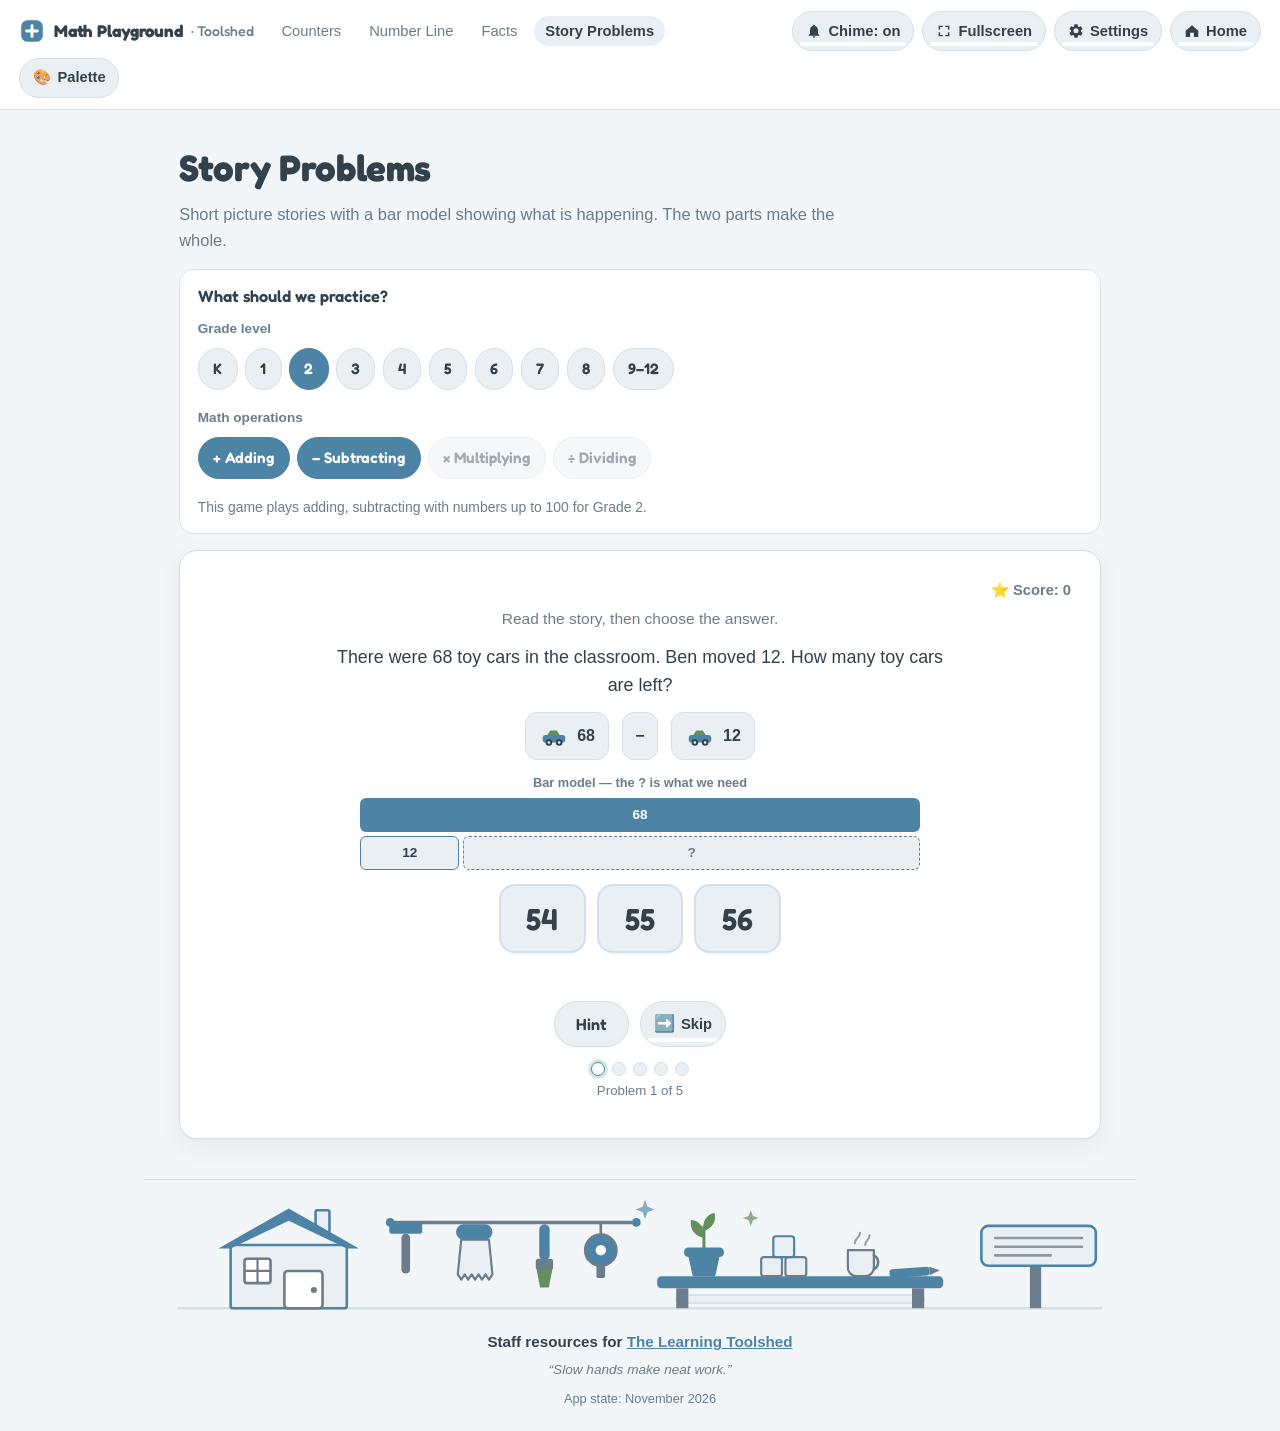
<file: story.html>
<!doctype html>
<html lang="en">
<head>
<meta charset="utf-8">
<meta name="viewport" content="width=device-width, initial-scale=1">
<title>Story Problems — Math Playground</title>
<link rel="stylesheet" href="math.css">
<script src="math.js"></script>
</head>
<body>

<header class="site-head"></header>

<main>
  <h1>Story Problems</h1>
  <p class="hero-tagline">Short picture stories with a bar model showing what is
    happening. The two parts make the whole.</p>

  <section class="setup" id="setupBar" aria-labelledby="setupTitle">
    <p class="setup-title" id="setupTitle">What should we practice?</p>
    <div class="setup-row">
      <span class="setup-label" id="gradeLabel">Grade level</span>
      <div class="setup-row" id="gradeRow" role="group" aria-labelledby="gradeLabel"></div>
    </div>
    <div class="setup-row">
      <span class="setup-label" id="opLabel">Math operations</span>
      <div class="setup-row" id="opRow" role="group" aria-labelledby="opLabel"></div>
    </div>
    <p class="setup-note" id="setupNote"></p>
  </section>

  <section class="game-stage" aria-label="Story Problems game">
    <p class="prompt-line" id="prompt"></p>
    <div class="visual" id="visual"></div>
    <div class="problem" id="problem"></div>
    <div class="choices" id="choices"></div>
    <p class="feedback" id="feedback" aria-live="polite"></p>
    <p class="hint-line" id="hint" hidden></p>
    <div class="stage-actions" id="actions"></div>
    <div class="progress" id="progress"></div>
    <p class="progress-label" id="progressLabel"></p>
  </section>
</main>

<footer class="site-foot"></footer>

<script>
  'use strict';

  let game = null;

  renderSetup({
    only: GAME_OPS.story,
    note: gameNote('story'),
    onChange: () => { if (game) game.refresh(); }
  });

  /* ---------- Story content bank ----------
     Each problem picks a fresh name, noun, container, verb and
     (sometimes) setting, then fills one of several sentence
     templates for its operation. Recent-pick buffers stop the
     same choice coming up twice in a row. The math itself is
     untouched: the bar model, hints and choices only read
     p.a, p.b and p.op. */

  const NAMES = ['Maya', 'Sam', 'Leo', 'Ana', 'Ben', 'Zara', 'Omar', 'Ivy',
    'Noah', 'Priya', 'Felix', 'Rosa', 'Kai', 'Luna', 'Miles', 'Tara',
    'Jude', 'Wren'];

  /* one = singular, many = plural, food = eats with "ate" verbs. */
  const NOUNS = [
    { one: 'apple',        many: 'apples',        icon: 'apple',     food: true },
    { one: 'cookie',       many: 'cookies',       icon: 'cookie',    food: true },
    { one: 'cupcake',      many: 'cupcakes',      icon: 'cupcake',   food: true },
    { one: 'candy',        many: 'candies',       icon: 'candy',     food: true },
    { one: 'sticker',      many: 'stickers',      icon: 'sticker' },
    { one: 'crayon',       many: 'crayons',       icon: 'crayon' },
    { one: 'balloon',      many: 'balloons',      icon: 'balloon' },
    { one: 'marble',       many: 'marbles',       icon: 'marble' },
    { one: 'book',         many: 'books',         icon: 'book' },
    { one: 'pencil',       many: 'pencils',       icon: 'pencil' },
    { one: 'flower',       many: 'flowers',       icon: 'flower' },
    { one: 'seashell',     many: 'seashells',     icon: 'shell' },
    { one: 'trading card', many: 'trading cards', icon: 'card' },
    { one: 'block',        many: 'blocks',        icon: 'block' },
    { one: 'toy car',      many: 'toy cars',      icon: 'car' },
    { one: 'eraser',       many: 'erasers',       icon: 'eraser' },
    { one: 'gem',          many: 'gems',          icon: 'gem' },
    { one: 'button',       many: 'buttons',       icon: 'button' },
    { one: 'leaf',         many: 'leaves',        icon: 'leaf' },
    { one: 'pinecone',     many: 'pinecones',     icon: 'pinecone' },
    { one: 'acorn',        many: 'acorns',        icon: 'acorn' },
    { one: 'bead',         many: 'beads',         icon: 'bead' },
    { one: 'rock',         many: 'rocks',         icon: 'rock' },
    { one: 'star',         many: 'stars',         icon: 'star' }
  ];

  /* Containers hold nouns for multiplication and division.
     prep = how things sit "in the jar" / "on the plate". */
  const CONTAINERS = [
    { one: 'box',    many: 'boxes',    icon: 'box',    prep: 'in' },
    { one: 'bag',    many: 'bags',     icon: 'bag',    prep: 'in' },
    { one: 'jar',    many: 'jars',     icon: 'jar',    prep: 'in' },
    { one: 'plate',  many: 'plates',   icon: 'plate',  prep: 'on' },
    { one: 'basket', many: 'baskets',  icon: 'basket', prep: 'in' },
    { one: 'crate',  many: 'crates',   icon: 'crate',  prep: 'in' }
  ];

  /* Optional scene-setting tails; two blanks keep it rare. */
  const SETTINGS = ['', '', 'on the table', 'in the classroom',
    'at the picnic', 'by the back door', 'on the shelf', 'in the lunch bag'];

  const VERBS = {
    add: ['found', 'picked up', 'bought', 'won', 'collected'],
    sub: ['took', 'used', 'gave away', 'set aside', 'moved'],
    subFood: ['ate', 'shared', 'passed around']
  };

  /* Anti-repetition: value -> recent picks (bounded ring). */
  const recent = {
    name: [], noun: [], container: [], verb: [], setting: [],
    tpl: { add: [], sub: [], mul: [], div: [] }
  };

  function pickFrom(arr, seen, keep) {
    let v = arr[0];
    for (let i = 0; i < 12; i++) {
      v = arr[randInt(0, arr.length - 1)];
      if (seen.indexOf(v) === -1) break;
    }
    seen.push(v);
    while (seen.length > keep) seen.shift();
    return v;
  }

  /* "1 apple" vs "7 apples". */
  function many(noun, n) { return n === 1 ? noun.one : noun.many; }

  /* Small flat icons, drawn in the palette's own colors.
      (Named STORY_ICONS: math.js already owns a global ICONS —
      the header control set — and a duplicate declaration would
      void this whole script.) */
  const STORY_ICONS = {
    apple: '<circle cx="16" cy="19" r="10.5" fill="var(--accent)"/>' +
      '<rect x="14.7" y="5" width="2.6" height="7" rx="1.3" fill="var(--text)"/>' +
      '<path d="M17.5 8.5c1.6-3 4.6-4 7.2-3.4.4 3-1.7 6-5.2 6.6z" fill="var(--accent2)"/>',
    cookie: '<circle cx="16" cy="16" r="11" fill="var(--accent2)"/>' +
      '<circle cx="12" cy="13" r="2" fill="var(--surface)"/>' +
      '<circle cx="19.5" cy="12.5" r="1.7" fill="var(--surface)"/>' +
      '<circle cx="17" cy="19.5" r="2.2" fill="var(--surface)"/>' +
      '<circle cx="11" cy="20" r="1.6" fill="var(--surface)"/>',
    cupcake: '<path d="M9 16h14l-2 10H11z" fill="var(--accent)"/>' +
      '<path d="M8.5 16a7.5 7.5 0 0 1 15 0z" fill="var(--accent2)"/>' +
      '<circle cx="16" cy="7" r="2.2" fill="var(--text)"/>',
    candy: '<rect x="9" y="12" width="14" height="8" rx="4" fill="var(--accent)"/>' +
      '<path d="M9 12 3 8v16l6-4z" fill="var(--accent2)"/>' +
      '<path d="M23 12l6-4v16l-6-4z" fill="var(--accent2)"/>' +
      '<line x1="16" y1="12" x2="16" y2="20" stroke="var(--surface)" stroke-width="2"/>',
    sticker: '<rect x="5" y="5" width="22" height="22" rx="6" fill="var(--accent2)"/>' +
      '<path d="M10 16.5l4 4 8-9" stroke="var(--surface)" stroke-width="3" fill="none" stroke-linecap="round" stroke-linejoin="round"/>',
    crayon: '<rect x="11" y="10" width="10" height="17" rx="1.5" fill="var(--accent)"/>' +
      '<path d="M11 10 16 3l5 7z" fill="var(--accent2)"/>' +
      '<rect x="11" y="14" width="10" height="3" fill="var(--surface)"/>',
    balloon: '<ellipse cx="16" cy="12" rx="8" ry="9.5" fill="var(--accent)"/>' +
      '<path d="M16 21.5 14.5 24h3z" fill="var(--accent)"/>' +
      '<path d="M16 24c-3 3 3 5 0 8" fill="none" stroke="var(--text)" stroke-width="1.6" stroke-linecap="round"/>',
    marble: '<circle cx="16" cy="16" r="10.5" fill="var(--accent)"/>' +
      '<path d="M9 12a8 8 0 0 1 10-4" fill="none" stroke="var(--surface)" stroke-width="3" stroke-linecap="round"/>' +
      '<circle cx="20" cy="19" r="4" fill="var(--accent2)"/>',
    book: '<rect x="6" y="6" width="20" height="21" rx="2.5" fill="var(--accent)"/>' +
      '<rect x="6" y="6" width="4.5" height="21" rx="2.5" fill="var(--text)"/>' +
      '<line x1="14" y1="12" x2="23" y2="12" stroke="var(--surface)" stroke-width="2" stroke-linecap="round"/>' +
      '<line x1="14" y1="17" x2="23" y2="17" stroke="var(--surface)" stroke-width="2" stroke-linecap="round"/>',
    pencil: '<rect x="12" y="8" width="8" height="15" fill="var(--accent)"/>' +
      '<rect x="12" y="8" width="8" height="3.5" fill="var(--accent2)"/>' +
      '<path d="M12 23h8l-4 6z" fill="var(--text)"/>',
    flower: '<path d="M16 19v9" stroke="var(--accent2)" stroke-width="2.5" stroke-linecap="round"/>' +
      '<path d="M16 24c4-1 6-4 5-7-3 0-6 3-5 7z" fill="var(--accent2)"/>' +
      '<circle cx="16" cy="5" r="4.4" fill="var(--accent2)"/>' +
      '<circle cx="22" cy="11" r="4.4" fill="var(--accent2)"/>' +
      '<circle cx="16" cy="17" r="4.4" fill="var(--accent2)"/>' +
      '<circle cx="10" cy="11" r="4.4" fill="var(--accent2)"/>' +
      '<circle cx="16" cy="11" r="4" fill="var(--accent)"/>',
    shell: '<path d="M16 27C6 26 3 18 5 11c6-3 16-3 22 0 2 7-1 15-11 16z" fill="var(--accent2)"/>' +
      '<path d="M16 27c-3-7-4-13-4-18M16 27V9M16 27c3-7 4-13 4-18" stroke="var(--surface)" stroke-width="1.7" fill="none"/>',
    card: '<rect x="7" y="4" width="18" height="24" rx="3" fill="var(--surface)" stroke="var(--accent)" stroke-width="2.5"/>' +
      '<path d="M16 9l1.8 3.6 4 .6-2.9 2.8.7 4-3.6-1.9-3.6 1.9.7-4-2.9-2.8 4-.6z" fill="var(--accent2)"/>' +
      '<line x1="10.5" y1="24" x2="21.5" y2="24" stroke="var(--dim)" stroke-width="2" stroke-linecap="round"/>',
    block: '<rect x="5" y="13" width="22" height="13" rx="2" fill="var(--accent)"/>' +
      '<rect x="8" y="8" width="6" height="5" rx="1.5" fill="var(--accent)"/>' +
      '<rect x="18" y="8" width="6" height="5" rx="1.5" fill="var(--accent)"/>',
    car: '<rect x="4" y="15" width="24" height="8" rx="3" fill="var(--accent)"/>' +
      '<path d="M9 15l3-5h7l3 5z" fill="var(--accent2)"/>' +
      '<circle cx="10.5" cy="23" r="3.5" fill="var(--text)"/>' +
      '<circle cx="21.5" cy="23" r="3.5" fill="var(--text)"/>' +
      '<circle cx="10.5" cy="23" r="1.3" fill="var(--surface)"/>' +
      '<circle cx="21.5" cy="23" r="1.3" fill="var(--surface)"/>',
    eraser: '<rect x="5" y="13" width="22" height="9" rx="3" fill="var(--surface-2)" stroke="var(--text)" stroke-width="1.8"/>' +
      '<path d="M5 16.5a3 3 0 0 1 3-3h7v9H8a3 3 0 0 1-3-3z" fill="var(--accent2)"/>',
    gem: '<path d="M9 6h14l5 7-12 13L4 13z" fill="var(--accent)"/>' +
      '<path d="M9 6l7 20 7-20M4 13h24" stroke="var(--surface)" stroke-width="1.6" fill="none"/>',
    button: '<circle cx="16" cy="16" r="11" fill="var(--accent)"/>' +
      '<circle cx="13" cy="13" r="1.8" fill="var(--surface)"/>' +
      '<circle cx="19" cy="13" r="1.8" fill="var(--surface)"/>' +
      '<circle cx="13" cy="19" r="1.8" fill="var(--surface)"/>' +
      '<circle cx="19" cy="19" r="1.8" fill="var(--surface)"/>',
    leaf: '<path d="M7 25C7 14 14 7 26 6c-1 12-8 19-19 19z" fill="var(--accent2)"/>' +
      '<path d="M8 24c5-5 10-10 16-15" stroke="var(--surface)" stroke-width="1.8" fill="none" stroke-linecap="round"/>',
    pinecone: '<ellipse cx="16" cy="17" rx="8" ry="11" fill="var(--accent)"/>' +
      '<path d="M9 13h14M8.5 18h15M10 23h12" stroke="var(--surface)" stroke-width="2" stroke-linecap="round"/>' +
      '<rect x="14.5" y="3" width="3" height="5" rx="1.5" fill="var(--text)"/>',
    acorn: '<path d="M9 14h14c0 7-3 12-7 12s-7-5-7-12z" fill="var(--accent)"/>' +
      '<path d="M7.5 14a8.5 8.5 0 0 1 17 0z" fill="var(--text)"/>' +
      '<rect x="15" y="3.5" width="2.5" height="4" rx="1.2" fill="var(--text)"/>',
    bead: '<circle cx="16" cy="16" r="10.5" fill="var(--accent)"/>' +
      '<circle cx="16" cy="16" r="6" fill="none" stroke="var(--accent2)" stroke-width="2"/>' +
      '<circle cx="16" cy="16" r="3" fill="var(--surface)"/>',
    rock: '<path d="M6 22 9 11l8-4 8 5 1 9-6 5H10z" fill="var(--surface-2)" stroke="var(--text)" stroke-width="2" stroke-linejoin="round"/>' +
      '<path d="M9 11l7 6 9-5M16 17l4 9" stroke="var(--text)" stroke-width="1.5" fill="none"/>',
    star: '<path d="M16 4l3.8 7.7 8.5 1.2-6.1 6 1.4 8.4-7.6-4-7.6 4 1.4-8.4-6.1-6 8.5-1.2z" fill="var(--accent)"/>',
    box: '<rect x="4" y="11" width="24" height="16" rx="2.5" fill="var(--accent)"/>' +
      '<path d="M4 17.5h24" stroke="var(--surface)" stroke-width="2.5"/>' +
      '<path d="M16 11v6.5" stroke="var(--surface)" stroke-width="2.5"/>' +
      '<path d="M9.5 11 12.5 6h7l3 5" fill="none" stroke="var(--text)" stroke-width="2.2" stroke-linejoin="round"/>',
    bag: '<path d="M8 12h16l-2 15H10z" fill="var(--accent2)"/>' +
      '<path d="M12 12V9a4 4 0 0 1 8 0v3" fill="none" stroke="var(--text)" stroke-width="2.4"/>',
    jar: '<rect x="8" y="10" width="16" height="18" rx="3" fill="var(--accent)"/>' +
      '<rect x="6.5" y="5.5" width="19" height="5.5" rx="2" fill="var(--text)"/>' +
      '<rect x="11" y="14" width="3" height="8" rx="1.5" fill="var(--surface)"/>',
    plate: '<ellipse cx="16" cy="16" rx="13" ry="10" fill="var(--surface-2)" stroke="var(--accent)" stroke-width="2"/>' +
      '<ellipse cx="16" cy="16" rx="7" ry="5" fill="none" stroke="var(--accent)" stroke-width="1.6"/>',
    basket: '<path d="M6 12h20l-2.5 13h-15z" fill="var(--accent)"/>' +
      '<path d="M8.5 17h15M9.5 22h13" stroke="var(--surface)" stroke-width="1.8"/>' +
      '<path d="M11 12a5 5 0 0 1 10 0" fill="none" stroke="var(--text)" stroke-width="2.2"/>',
    crate: '<rect x="5" y="9" width="22" height="17" rx="2" fill="var(--accent)"/>' +
      '<path d="M5 9l22 17M27 9 5 26" stroke="var(--surface)" stroke-width="2.2"/>' +
      '<line x1="5" y1="17.5" x2="27" y2="17.5" stroke="var(--surface)" stroke-width="2"/>'
  };

  function icon(kind) {
    return '<svg viewBox="0 0 32 32" aria-hidden="true">' + STORY_ICONS[kind] + '</svg>';
  }

  /* Fresh cast and props for one problem. */
  function makeParts(p) {
    const noun = pickFrom(NOUNS, recent.noun, 4);
    let verb = '';
    if (p.op === 'add') verb = pickFrom(VERBS.add, recent.verb, 1);
    else if (p.op === 'sub') {
      verb = pickFrom(noun.food ? VERBS.subFood : VERBS.sub, recent.verb, 1);
    }
    return {
      name: pickFrom(NAMES, recent.name, 2),
      noun: noun,
      container: pickFrom(CONTAINERS, recent.container, 2),
      verb: verb,
      setting: pickFrom(SETTINGS, recent.setting, 1)
    };
  }

  /* Sentence templates per operation — {x} is the picked cast. */
  const TPL = {
    add: [
      (p, x) => x.name + ' had ' + p.a + ' ' + many(x.noun, p.a) + ' and ' +
        x.verb + ' ' + p.b + ' more. How many ' + x.noun.many + ' does ' +
        x.name + ' have now?',
      (p, x) => 'There ' + (p.a === 1 ? 'was' : 'were') + ' ' + p.a + ' ' +
        many(x.noun, p.a) + (x.setting ? ' ' + x.setting : '') + '. ' +
        x.name + ' added ' + p.b + ' more. How many ' + x.noun.many +
        ' are there now?',
      (p, x) => x.name + ' was handing out ' + p.a + ' ' + many(x.noun, p.a) +
        '. A friend gave ' + x.name + ' ' + p.b + ' more. How many ' +
        x.noun.many + ' altogether?',
      (p, x) => x.name + ' had ' + p.a + ' ' + many(x.noun, p.a) + '. Then ' +
        x.name + ' ' + x.verb + ' ' + p.b + ' more. How many ' + x.noun.many +
        ' does ' + x.name + ' have now?'
    ],
    sub: [
      (p, x) => 'There ' + (p.a === 1 ? 'was' : 'were') + ' ' + p.a + ' ' +
        many(x.noun, p.a) + (x.setting ? ' ' + x.setting : '') + '. ' +
        x.name + ' ' + x.verb + ' ' + p.b + '. How many ' + x.noun.many +
        ' are left?',
      (p, x) => x.name + ' had ' + p.a + ' ' + many(x.noun, p.a) + ' and ' +
        x.verb + ' ' + p.b + ' of them. How many ' + x.noun.many + ' are left?',
      (p, x) => p.a + ' ' + many(x.noun, p.a) + ' were ' + x.container.prep +
        ' the ' + x.container.one + '. ' + x.name + ' took ' + p.b +
        '. How many ' + x.noun.many + ' are left?'
    ],
    mul: [
      (p, x) => 'There are ' + p.a + ' ' + x.container.many + '. Each ' +
        x.container.one + ' holds ' + p.b + ' ' + many(x.noun, p.b) +
        '. How many ' + x.noun.many + ' are there altogether?',
      (p, x) => x.name + ' packed ' + p.b + ' ' + many(x.noun, p.b) +
        ' into each of ' + p.a + ' ' + x.container.many + '. How many ' +
        x.noun.many + ' altogether?',
      (p, x) => p.a + ' ' + x.container.many + ' each have ' + p.b + ' ' +
        many(x.noun, p.b) + '. How many ' + x.noun.many + ' does ' +
        x.name + ' have in all?'
    ],
    div: [
      (p, x) => p.a + ' ' + many(x.noun, p.a) + ' are shared equally into ' +
        p.b + ' ' + x.container.many + '. How many ' + x.noun.many +
        ' are in each ' + x.container.one + '?',
      (p, x) => x.name + ' put ' + p.a + ' ' + many(x.noun, p.a) + ' into ' +
        p.b + ' ' + x.container.many + ', the same number in each. How many ' +
        x.noun.many + ' in each ' + x.container.one + '?',
      (p, x) => p.a + ' ' + many(x.noun, p.a) + ' go into ' + p.b + ' ' +
        x.container.many + ' evenly. How many ' + x.noun.many +
        ' does each ' + x.container.one + ' get?'
    ]
  };

  function sentence(p, x) {
    const list = TPL[p.op] || TPL.add;
    return pickFrom(list, recent.tpl[p.op], 1)(p, x);
  }

  function sceneParts(p, x) {
    if (p.op === 'add') {
      return [{ icon: x.noun.icon, text: String(p.a) }, { op: '+' },
              { icon: x.noun.icon, text: String(p.b) }];
    }
    if (p.op === 'sub') {
      return [{ icon: x.noun.icon, text: String(p.a) }, { op: '\u2212' },
              { icon: x.noun.icon, text: String(p.b) }];
    }
    if (p.op === 'mul') {
      return [{ icon: x.container.icon, text: p.a + ' ' + x.container.many },
              { op: '\u00D7' },
              { icon: x.noun.icon, text: p.b + ' each' }];
    }
    return [{ icon: x.noun.icon, text: p.a + ' ' + x.noun.many },
            { op: '\u00F7' },
            { icon: x.container.icon, text: p.b + ' ' + x.container.many }];
  }

  /* Bar model rows: top = the whole, bottom = the parts.
     Widths are proportional, so the picture matches the numbers. */
  function modelRows(p) {
    if (p.op === 'add') {
      return [
        [{ label: '?', grow: p.answer, cls: 'whole' }],
        [{ label: String(p.a), grow: p.a, cls: 'part1' },
         { label: String(p.b), grow: p.b, cls: 'part2' }]
      ];
    }
    if (p.op === 'sub') {
      return [
        [{ label: String(p.a), grow: p.a, cls: 'whole' }],
        [{ label: String(p.b), grow: p.b, cls: 'part1' },
         { label: '?', grow: p.answer, cls: 'unknown' }]
      ];
    }
    if (p.op === 'mul') {
      const parts = [];
      for (let i = 0; i < p.a; i++) {
        parts.push({ label: String(p.b), grow: p.b, cls: i % 2 ? 'part2' : 'part1' });
      }
      return [[{ label: '?', grow: p.answer, cls: 'whole' }], parts];
    }
    const parts = [];
    for (let i = 0; i < p.b; i++) {
      parts.push({ label: '?', grow: p.answer, cls: 'unknown' });
    }
    return [[{ label: String(p.a), grow: p.a, cls: 'whole' }], parts];
  }

  function drawStory(p, box) {
    const x = makeParts(p);

    const text = document.createElement('p');
    text.className = 'story-text';
    text.textContent = sentence(p, x);
    box.appendChild(text);

    const scene = document.createElement('div');
    scene.className = 'story-scene';
    for (const part of sceneParts(p, x)) {
      const chip = document.createElement('div');
      chip.className = 'scene-icon';
      if (part.op) {
        chip.classList.add('op-chip');
        chip.textContent = part.op;
        chip.setAttribute('aria-hidden', 'true');
      } else {
        chip.innerHTML = icon(part.icon) +
          '<span>' + part.text + '</span>';
      }
      scene.appendChild(chip);
    }
    box.appendChild(scene);

    const model = document.createElement('div');
    model.className = 'bar-model';
    const cap = document.createElement('p');
    cap.className = 'model-caption';
    cap.textContent = 'Bar model \u2014 the ? is what we need';
    model.appendChild(cap);
    for (const rowParts of modelRows(p)) {
      const row = document.createElement('div');
      row.className = 'bar-row';
      for (const rp of rowParts) {
        const bar = document.createElement('div');
        bar.className = 'bar ' + rp.cls;
        bar.style.flexGrow = String(rp.grow);
        bar.textContent = rp.label;
        row.appendChild(bar);
      }
      model.appendChild(row);
    }
    box.appendChild(model);
  }

  game = initGame({
    id: 'story',
    page: 'story.html',
    ops: GAME_OPS.story,
    choiceMode: true,
    equation: 'after',
    prompt: () => 'Read the story, then choose the answer.',
    hintFor: (p) => {
      if (p.op === 'add') {
        return 'The bar model shows two parts. Put them together to make the whole.';
      }
      if (p.op === 'sub') {
        return 'The whole is ' + p.a + '. One part is ' + p.b +
          '. What is the other part?';
      }
      if (p.op === 'mul') {
        return p.a + ' equal parts of ' + p.b + '. Count by ' + p.b +
          's, ' + p.a + ' times.';
      }
      return 'Share ' + p.a + ' into ' + p.b +
        ' equal parts. Every part is the same size.';
    },
    render: drawStory
  });
</script>
</body>
</html>
</file>
<file: math.css>
/* ============================================================
   Math Playground — chrome, palettes and game styles for the
   four Toolshed math games (Counters, Number Line, Facts,
   Story Problems). Shares the 11 palettes with the Work Cycle
   Timer and the Toolshed site: keep the html[data-theme]
   blocks in sync with site.css (SwankyMcGee.github.io) and
   styles.css (work-cycle-timer). --accent2 is the palette's
   second accent (THEMES chips[4]) and marks "the other group"
   in two-group visuals.
   ============================================================ */

/* ---------- Bundled display font ----------
   Fredoka (variable 300–700, SIL Open Font License) — a friendly
   rounded face for headings, the big problem numbers and choice
   buttons. The woff2 lives in fonts/ so every page stays fully
   offline. Body copy keeps the system stack for legibility. */
@font-face {
  font-family: 'Fredoka';
  font-style: normal;
  font-weight: 300 700;
  font-display: swap;
  src: url('fonts/fredoka-latin.woff2') format('woff2');
}

:root {
  --font-display: 'Fredoka', 'Segoe UI', system-ui, -apple-system, sans-serif;
  --bg: #f2f6f8;
  --surface: #ffffff;
  --surface-2: #e9eff3;
  --text: #33414d;
  --dim: #6b7c8a;
  --border: #d5dfe6;
  --accent: #4d84a6;
  --accent2: #628f5d;
  --hold-bg: #fdf3dd;
  --hold-text: #7a5c1e;
  --hold-border: #eeddb3;
}

* { box-sizing: border-box; }

/* Author display beats the UA's [hidden] — the lesson from the site:
   any element we give display:flex needs this guard. */
[hidden] { display: none !important; }

html { font-size: 16px; }

body {
  margin: 0;
  font-family: -apple-system, "Segoe UI", Roboto, Helvetica, Arial, sans-serif;
  background: var(--bg);
  color: var(--text);
  line-height: 1.55;
  transition: background-color .35s ease, color .35s ease;   /* gentle palette switch */
}

a { color: var(--accent); }

.visually-hidden {
  position: absolute;
  width: 1px; height: 1px;
  margin: -1px; padding: 0;
  overflow: hidden;
  clip: rect(0 0 0 0);
  white-space: nowrap;
  border: 0;
}

/* ---------- Header / nav ---------- */

.site-head {
  position: sticky;
  top: 0;
  z-index: 40;
  background: var(--surface);
  border-bottom: 1px solid var(--border);
  padding: .7rem 1.2rem;
  display: flex;
  flex-wrap: wrap;
  gap: .4rem 1rem;
  align-items: center;
  transition: box-shadow .2s ease;
}

/* Lifted off the page once content scrolls beneath it. */
.site-head.scrolled { box-shadow: 0 2px 14px rgba(0, 0, 0, .09); }

.brand {
  font-weight: 700;
  text-decoration: none;
  color: var(--text);
  display: inline-flex;
  align-items: center;
  gap: .55rem;
  font-family: var(--font-display);
  font-size: 1.06rem;
  letter-spacing: -.01em;
}

.brand .brand-sub { font-weight: 500; color: var(--dim); font-size: .88rem; letter-spacing: 0; }

.brand-mark { display: inline-flex; }
.brand-mark svg { display: block; width: 26px; height: 26px; }

.site-nav {
  display: flex;
  flex-wrap: wrap;
  align-items: center;
  gap: .25rem .35rem;
  font-size: .92rem;
}

.site-nav a { text-decoration: none; color: var(--dim); border-radius: 999px; padding: .22rem .7rem; }
.site-nav a:hover { color: var(--accent); background: var(--surface-2); }
.site-nav a[aria-current="page"] { color: var(--text); font-weight: 700; background: var(--surface-2); }
.site-nav a:focus-visible { outline: 2px solid var(--accent); outline-offset: 2px; }

.head-tools {
  margin-left: auto;
  display: flex;
  gap: .5rem;
  align-items: center;
}

/* The standard Toolshed control cluster (Chime · Fullscreen ·
   Settings · Home) — right-aligned, wraps before anything collides. */
.header-controls {
  display: flex;
  flex-wrap: wrap;
  justify-content: flex-end;
  gap: .5rem;
}

main {
  max-width: 60rem;
  margin: 0 auto;
  padding: 1.2rem 1.2rem 2.5rem;
}

h1, h2, h3 { font-family: var(--font-display); font-weight: 600; letter-spacing: -.01em; }
h1 { font-size: clamp(1.9rem, 4vw, 2.3rem); font-weight: 700; margin: .6rem 0 .4rem; }
h2 { font-size: 1.3rem; margin: 1.4rem 0 .5rem; }
p { margin: .45rem 0; }

/* Section headings ("Pick a game") get a hairline rule that runs
   to the edge of the column. */
.section-h { display: flex; align-items: center; gap: .8rem; }
.section-h::after { content: ''; flex: 1; height: 1px; background: var(--border); }

/* ---------- Footer (shared Toolshed scene + rotating wisdom) ---------- */

.site-foot {
  max-width: 62rem;
  margin: 0 auto;
  padding: 0 1.2rem 1.4rem;
  color: var(--dim);
  font-size: .85rem;
  border-top: 1px solid var(--border);
  text-align: center;
}

.foot-scene { display: block; padding-top: .4rem; }
.foot-scene svg {
  display: block;
  width: min(100%, 1080px);
  height: auto;
  max-height: 190px;
  margin: 0 auto;
}
.foot-phrase { margin: .3rem 0 0; font-size: .95rem; font-weight: 700; color: var(--text); }
.foot-phrase a { color: var(--accent); }
.foot-wisdom {
  margin: .35rem 0 0;
  min-height: 1.4em;
  font-style: italic;
  color: var(--dim);
  transition: opacity .6s ease;
}
.foot-wisdom.fading { opacity: 0; }
.foot-meta { margin: .55rem 0 0; font-size: .8rem; }

/* Scene life — slow sways, switched off under reduced motion. */
.foot-scene .sway { transform-box: fill-box; transform-origin: 50% 0%; }
.foot-scene .nod { transform-box: fill-box; transform-origin: 50% 100%; }
@media (prefers-reduced-motion: no-preference) {
  .foot-scene .sway { animation: toolSway 6s ease-in-out infinite alternate; }
  .foot-scene .nod { animation: sproutNod 7s ease-in-out infinite alternate; }
  .foot-scene .glow { animation: twinkle 4.5s ease-in-out infinite alternate; }
}
@keyframes toolSway { from { transform: rotate(-1.6deg); } to { transform: rotate(1.6deg); } }
@keyframes sproutNod { from { transform: rotate(-2deg); } to { transform: rotate(2deg); } }
@keyframes twinkle { from { opacity: .3; } to { opacity: .85; } }
@media (prefers-reduced-motion: reduce) {
  .foot-wisdom { transition: none; }
}

/* ---------- Hold-to-activate (kid-safe buttons) ----------
   Each holdable button sets --hold-dur (1s home/skip, 3s gear);
   the .holding class runs the fill for that long. */

.hold-btn {
  --hold-dur: 1s;
  position: relative;
  display: inline-flex;
  align-items: center;
  gap: .4rem;
  font: inherit;
  font-size: .92rem;
  font-weight: 600;
  color: var(--text);
  background: var(--surface-2);
  border: 1px solid var(--border);
  border-radius: 999px;
  padding: .34rem .8rem;
  min-height: 40px;
  cursor: pointer;
  touch-action: none;
  user-select: none;
  -webkit-user-select: none;
  overflow: hidden;
}

.hold-btn:hover { border-color: var(--accent); }
.hold-btn.holding { border-color: var(--accent); color: var(--accent); }
.hold-btn:focus-visible { outline: 2px solid var(--accent); outline-offset: 1px; }
.hold-btn .hold-emoji { font-size: 1.05rem; }
.hold-icon { display: inline-flex; align-items: center; }
.hold-icon svg { display: block; }

.hold-track {
  position: absolute;
  left: 7px;
  right: 7px;
  bottom: 4px;
  height: 4px;
  border-radius: 2px;
  background: var(--surface);
  overflow: hidden;
}

.hold-fill {
  display: block;
  height: 100%;
  width: 0;
  background: var(--accent);
}

.holding .hold-fill {
  animation: holdFill var(--hold-dur, 1s) linear forwards;
}

@keyframes holdFill {
  from { width: 0; }
  to   { width: 100%; }
}

/* ---------- Header palette picker (math.js injects this) ---------- */

.theme-wrap {
  position: relative;
}

.theme-btn {
  display: inline-flex;
  align-items: center;
  gap: .4rem;
  font: inherit;
  font-size: .92rem;
  font-weight: 600;
  color: var(--text);
  background: var(--surface-2);
  border: 1px solid var(--border);
  border-radius: 999px;
  padding: .34rem .8rem;
  min-height: 40px;
  cursor: pointer;
}

.theme-btn:hover { border-color: var(--accent); }

.theme-btn:focus-visible {
  outline: 2px solid var(--accent);
  outline-offset: 1px;
}

.theme-panel {
  position: absolute;
  right: 0;
  top: calc(100% + .45rem);
  z-index: 30;
  width: min(21.5rem, calc(100vw - 2rem));
  background: var(--surface);
  border: 1px solid var(--border);
  border-radius: 12px;
  box-shadow: 0 6px 24px rgba(0, 0, 0, .15);
  padding: .5rem;
}

.theme-opt {
  display: flex;
  align-items: center;
  justify-content: space-between;
  gap: .7rem;
  width: 100%;
  font: inherit;
  font-size: .95rem;
  text-align: left;
  color: var(--text);
  background: none;
  border: 1px solid transparent;
  border-radius: 9px;
  padding: .45rem .6rem;
  cursor: pointer;
}

.theme-opt:hover { background: var(--surface-2); }

.theme-opt.active {
  border-color: var(--accent);
  background: var(--surface-2);
}

.theme-opt:focus-visible {
  outline: 2px solid var(--accent);
  outline-offset: -2px;
}

.theme-name { flex: 1; }

.theme-chips {
  display: inline-flex;
  gap: 3px;
  flex: none;
}

.theme-chip {
  width: 14px;
  height: 14px;
  border-radius: 50%;
  border: 1px solid var(--border);
}

/* ---------- Cards ---------- */

.card {
  background: var(--surface);
  border: 1px solid var(--border);
  border-radius: 14px;
  padding: 1rem 1.1rem;
}

.card h3 { margin: 0 0 .3rem; font-size: 1.05rem; }
.card p { color: var(--dim); font-size: .93rem; }

/* ---------- Home: hero + game chooser ---------- */

.hero {
  display: flex;
  flex-direction: column;
  align-items: center;
  text-align: center;
  padding: 1.1rem 0 .5rem;
}

.hero-art {
  position: relative;
  display: inline-grid;
  place-items: center;
  width: min(330px, 74vw);
  aspect-ratio: 1;
  z-index: 1;
}

/* Soft tinted disc behind the shed so the art reads as a badge. */
.hero-art::before {
  content: '';
  position: absolute;
  inset: 0;
  border-radius: 50%;
  background: color-mix(in srgb, var(--accent) 14%, transparent);
}

.hero-art svg { position: relative; width: 92%; height: auto; }

.hero-kicker {
  display: inline-block;
  font-size: .76rem;
  font-weight: 700;
  letter-spacing: .09em;
  text-transform: uppercase;
  color: var(--accent);
  background: color-mix(in srgb, var(--accent) 12%, var(--surface));
  border: 1px solid color-mix(in srgb, var(--accent) 35%, var(--border));
  border-radius: 999px;
  padding: .22rem .85rem;
  margin: 0 0 .55rem;
}

.hero h1 { margin: .1rem 0 .35rem; }

.hero-tagline {
  color: var(--dim);
  font-size: 1.03rem;
  margin: .3rem auto 0;
  max-width: 42em;
}

@media (min-width: 880px) {
  .hero {
    display: grid;
    grid-template-columns: auto minmax(0, 1fr);
    grid-template-areas: 'art copy';
    align-items: center;
    gap: 2.2rem;
    text-align: left;
    padding: 1.4rem 0 .8rem;
  }
  .hero-art { grid-area: art; width: min(330px, 24vw); }
  .hero-copy { grid-area: copy; }
  .hero-tagline { margin-left: 0; }
}

.game-grid {
  display: grid;
  grid-template-columns: repeat(auto-fit, minmax(240px, 1fr));
  gap: .9rem;
  margin-top: .9rem;
}

.game-card {
  display: flex;
  flex-direction: column;
  gap: .55rem;
  text-decoration: none;
  color: var(--text);
  background: var(--surface);
  border: 1px solid var(--border);
  border-radius: 16px;
  padding: 1.1rem 1.15rem;
  box-shadow: 0 1px 2px rgba(0, 0, 0, .04), 0 5px 16px rgba(0, 0, 0, .05);
  transition: border-color .15s ease, transform .15s ease, box-shadow .15s ease;
}

.game-card:hover {
  border-color: var(--accent);
  transform: translateY(-3px);
  box-shadow: 0 2px 4px rgba(0, 0, 0, .05), 0 12px 26px rgba(0, 0, 0, .09);
}
.game-card:focus-visible { outline: 2px solid var(--accent); outline-offset: 2px; }

/* Icon sits in a tinted rounded tile. */
.game-card .gc-icon {
  width: 56px;
  height: 56px;
  padding: 10px;
  box-sizing: border-box;
  background: color-mix(in srgb, var(--accent) 12%, var(--surface));
  border: 1px solid color-mix(in srgb, var(--accent) 30%, var(--border));
  border-radius: 14px;
}

.game-card h3 { margin: 0; font-size: 1.12rem; }
.game-card p { margin: 0; color: var(--dim); font-size: .92rem; flex: 1; }

.game-card .gc-go {
  align-self: flex-start;
  color: var(--accent);
  background: var(--surface-2);
  border-radius: 999px;
  padding: .26rem .9rem;
  font-weight: 700;
  font-size: .88rem;
}
.game-card:hover .gc-go { background: color-mix(in srgb, var(--accent) 12%, var(--surface-2)); }

/* ---------- Home: continue strip (last game played) ---------- */

.continue-strip {
  display: flex;
  align-items: center;
  gap: .7rem;
  margin-top: 1rem;
  padding: .85rem 1.1rem;
  text-decoration: none;
  color: var(--text);
  background: var(--surface);
  border: 1.5px solid var(--accent);
  border-radius: 16px;
  box-shadow: 0 1px 2px rgba(0, 0, 0, .04), 0 5px 16px rgba(0, 0, 0, .05);
  transition: background-color .15s ease, box-shadow .15s ease;
}

.continue-strip:hover { background: var(--surface-2); box-shadow: 0 2px 4px rgba(0, 0, 0, .05), 0 10px 22px rgba(0, 0, 0, .08); }
.continue-strip:focus-visible { outline: 2px solid var(--accent); outline-offset: 2px; }
.continue-strip .cs-emoji { color: var(--accent); font-size: 1.1rem; }
.continue-strip .cs-text { flex: 1; font-size: .97rem; }

/* ---------- Setup bar (grade + operations) ---------- */

.setup {
  background: var(--surface);
  border: 1px solid var(--border);
  border-radius: 14px;
  padding: .9rem 1.1rem;
  margin-top: 1rem;
}

.setup-title {
  font-family: var(--font-display);
  font-weight: 600;
  font-size: 1.02rem;
  margin: 0 0 .5rem;
}

.setup-row {
  display: flex;
  flex-wrap: wrap;
  gap: .45rem;
  align-items: center;
  margin-bottom: .55rem;
}

.setup-label {
  font-size: .85rem;
  font-weight: 700;
  color: var(--dim);
  width: 100%;
  margin-bottom: .1rem;
}

.chip {
  font: inherit;
  font-family: var(--font-display);
  font-size: .95rem;
  font-weight: 600;
  color: var(--text);
  background: var(--surface-2);
  border: 1.5px solid var(--border);
  border-radius: 999px;
  padding: .38rem .9rem;
  min-height: 42px;
  cursor: pointer;
  transition: border-color .15s ease, background-color .15s ease;
}

.chip:hover { border-color: var(--accent); }
.chip:focus-visible { outline: 2px solid var(--accent); outline-offset: 1px; }

.chip[aria-pressed="true"] {
  background: var(--accent);
  border-color: var(--accent);
  color: #ffffff;
}

/* On the four dark palettes the accent is light — white text on it
   would fail, so pressed chips switch to a dark label there. */
html[data-theme="high"] .chip[aria-pressed="true"],
html[data-theme="dark"] .chip[aria-pressed="true"],
html[data-theme="midnight"] .chip[aria-pressed="true"],
html[data-theme="warm"] .chip[aria-pressed="true"] {
  color: #0b0d10;
}

.chip[disabled] {
  opacity: .45;
  cursor: not-allowed;
}

.setup-note {
  font-size: .87rem;
  color: var(--dim);
  margin: .3rem 0 0;
}

/* ---------- Game page layout ---------- */

.game-stage {
  background: var(--surface);
  border: 1px solid var(--border);
  border-radius: 18px;
  padding: clamp(1rem, 3vw, 1.8rem);
  margin-top: 1rem;
  text-align: center;
  box-shadow: 0 1px 3px rgba(0, 0, 0, .04), 0 8px 26px rgba(0, 0, 0, .05);
}

.problem {
  font-family: var(--font-display);
  font-size: clamp(2.1rem, 7vw, 3.4rem);
  font-weight: 600;
  letter-spacing: .01em;
  margin: .2rem 0 .6rem;
  font-variant-numeric: tabular-nums;
}

.problem .op { color: var(--accent); padding: 0 .12em; }

.prompt-line {
  color: var(--dim);
  font-size: .97rem;
  margin: 0 0 .8rem;
  min-height: 1.5em;
}

/* Big answer choices — one row of up to 4, wrapping. */
.choices {
  display: flex;
  flex-wrap: wrap;
  justify-content: center;
  gap: .7rem;
  margin: .8rem 0 .4rem;
}

.choice {
  font: inherit;
  font-family: var(--font-display);
  font-size: clamp(1.35rem, 4vw, 1.9rem);
  font-weight: 600;
  color: var(--text);
  background: var(--surface-2);
  border: 2px solid var(--border);
  border-radius: 16px;
  padding: .55rem 1.3rem;
  min-width: 5.4rem;
  min-height: 62px;
  cursor: pointer;
  font-variant-numeric: tabular-nums;
  box-shadow: 0 1px 2px rgba(0, 0, 0, .05);
  transition: border-color .15s ease, transform .12s ease, box-shadow .15s ease;
}

.choice:hover {
  border-color: var(--accent);
  transform: translateY(-2px);
  box-shadow: 0 4px 12px rgba(0, 0, 0, .08);
}
.choice:active { transform: translateY(0); }
.choice:focus-visible { outline: 3px solid var(--accent); outline-offset: 2px; }

.choice.correct {
  border-color: var(--accent2);
  background: var(--surface-2);
  color: var(--accent2);
  animation: choicePop .3s ease;
}

@keyframes choicePop {
  50% { transform: scale(1.06); }
}

.choice.soft { opacity: .5; }        /* not the answer — stays visible, no red */

/* Feedback line: gentle, never a buzzer. Success gets a check. */
.feedback {
  min-height: 1.6em;
  font-size: 1.02rem;
  font-weight: 600;
  color: var(--accent2);
  margin: .3rem 0 0;
}

.feedback:not(.neutral):not(:empty)::before { content: '\2713\00a0'; }

.feedback.neutral { color: var(--dim); font-weight: 500; }

.stage-actions {
  display: flex;
  flex-wrap: wrap;
  justify-content: center;
  gap: .7rem;
  margin-top: 1rem;
}

/* Plain tap buttons (not hold) for in-game flow. */
.btn {
  font: inherit;
  font-family: var(--font-display);
  font-size: 1rem;
  font-weight: 600;
  color: var(--text);
  background: var(--surface-2);
  border: 1.5px solid var(--border);
  border-radius: 999px;
  padding: .55rem 1.3rem;
  min-height: 46px;
  cursor: pointer;
  box-shadow: 0 1px 2px rgba(0, 0, 0, .04);
  transition: border-color .15s ease, background-color .15s ease;
}

.btn:hover { border-color: var(--accent); }
.btn:focus-visible { outline: 2px solid var(--accent); outline-offset: 2px; }

.btn.primary {
  background: var(--accent);
  border-color: var(--accent);
  color: #ffffff;
}

html[data-theme="high"] .btn.primary,
html[data-theme="dark"] .btn.primary,
html[data-theme="midnight"] .btn.primary,
html[data-theme="warm"] .btn.primary {
  color: #0b0d10;
}

.btn[disabled] { opacity: .5; cursor: default; }

/* ---------- Counters game (virtual manipulative) ---------- */

.counter-boards {
  display: flex;
  flex-wrap: wrap;
  justify-content: center;
  gap: .8rem;
  margin: .6rem 0 .3rem;
}

.board {
  background: var(--surface-2);
  border: 1.5px solid var(--border);
  border-radius: 12px;
  padding: .5rem;
}

.board-label {
  font-size: .8rem;
  font-weight: 700;
  color: var(--dim);
  margin: 0 0 .35rem;
  text-align: center;
}

.ten-frame {
  display: grid;
  grid-template-columns: repeat(5, 34px);
  grid-auto-rows: 34px;
  gap: 5px;
}

.cell {
  background: var(--surface);
  border: 1px solid var(--border);
  border-radius: 7px;
  display: grid;
  place-items: center;
}

.counter {
  width: 24px;
  height: 24px;
  border-radius: 50%;
  background: var(--accent);
  border: 2px solid rgba(0, 0, 0, .18);
}

.counter.group2 { background: var(--accent2); }

/* ---------- Number line game ---------- */

.line-wrap { margin: .5rem auto .2rem; max-width: 560px; }
.line-wrap svg { width: 100%; height: auto; display: block; }

.line-base { stroke: var(--dim); stroke-width: 3; stroke-linecap: round; }
.line-tick { stroke: var(--dim); stroke-width: 2; }
.line-tick.minor { stroke-width: 1; opacity: .5; }
.line-tick.major { stroke-width: 2; }
.line-num { fill: var(--dim); font-size: 15px; font-weight: 600; }
.line-hnum { fill: var(--text); font-size: 16px; font-weight: 800; }
.line-q { fill: var(--accent2); font-size: 19px; font-weight: 800; }
.line-hopper {
  fill: var(--accent);
  stroke: var(--surface);
  stroke-width: 3;
  transition: cx .3s ease, cy .3s ease;
}
.line-arc {
  fill: none;
  stroke: var(--accent2);
  stroke-width: 3;
  stroke-dasharray: 6 5;
  stroke-linecap: round;
}
.line-target {
  fill: none;
  stroke: var(--accent2);
  stroke-width: 3;
  stroke-dasharray: 4 4;
}

/* ---------- Story problems (schema bar model) ---------- */

.story-scene {
  display: flex;
  justify-content: center;
  gap: .8rem;
  flex-wrap: wrap;
  margin: .4rem 0 .8rem;
}

.scene-icon {
  background: var(--surface-2);
  border: 1.5px solid var(--border);
  border-radius: 12px;
  padding: .5rem .8rem;
  display: flex;
  align-items: center;
  gap: .5rem;
  font-weight: 700;
  font-variant-numeric: tabular-nums;
}

.scene-icon svg { width: 30px; height: 30px; flex: none; }

.story-text {
  font-size: 1.12rem;
  max-width: 34em;
  margin: 0 auto .8rem;
}

/* Bar model: whole bar over part bars (schema-based instruction). */
.bar-model { max-width: 560px; margin: 0 auto .9rem; }

.bar-row { display: flex; gap: 4px; margin-bottom: 4px; }
.bar-row:last-child { margin-bottom: 0; }

.bar {
  border-radius: 6px;
  min-height: 34px;
  min-width: 26px;
  flex: 1 1 0;               /* width is proportional to flex-grow */
  display: grid;
  place-items: center;
  font-size: .85rem;
  font-weight: 700;
  font-variant-numeric: tabular-nums;
  border: 1.5px solid transparent;
  overflow: hidden;
  white-space: nowrap;
}

.bar.whole { background: var(--accent); color: #ffffff; }
.bar.part1 { background: var(--surface-2); border-color: var(--accent); color: var(--text); }
.bar.part2 { background: var(--surface-2); border-color: var(--accent2); color: var(--text); }
.bar.unknown { background: var(--surface-2); border: 1.5px dashed var(--dim); color: var(--dim); }

html[data-theme="high"] .bar.whole,
html[data-theme="dark"] .bar.whole,
html[data-theme="midnight"] .bar.whole,
html[data-theme="warm"] .bar.whole {
  color: #0b0d10;
}

/* ---------- Round progress dots ---------- */

.progress {
  display: flex;
  justify-content: center;
  gap: .45rem;
  margin-top: .9rem;
}

.pdot {
  width: 14px;
  height: 14px;
  border-radius: 50%;
  background: var(--surface-2);
  border: 1.5px solid var(--border);
}

.pdot.done { background: var(--accent2); border-color: var(--accent2); }
.pdot.now {
  border-color: var(--accent);
  background: var(--surface);
  box-shadow: 0 0 0 3px color-mix(in srgb, var(--accent) 22%, transparent);
}

.progress-label {
  font-size: .83rem;
  color: var(--dim);
  margin-top: .35rem;
  text-align: center;
}

/* ---------- Game visual area, hint, extra controls ---------- */

.visual { margin: .2rem 0 .5rem; }

.hint-line {
  max-width: 34em;
  margin: .6rem auto 0;
  font-size: .97rem;
  color: var(--dim);
  background: var(--surface-2);
  border: 1px dashed var(--border);
  border-radius: 10px;
  padding: .55rem .9rem;
  text-align: left;
}

.choice.tried { opacity: .4; }   /* "not that one" — no red, no buzzer */

.check-row {
  display: flex;
  justify-content: center;
  gap: .7rem;
  margin-top: .8rem;
}

.count-line {
  font-size: .97rem;
  font-weight: 700;
  color: var(--text);
  margin: .6rem 0 0;
  font-variant-numeric: tabular-nums;
}

.model-caption {
  font-size: .8rem;
  font-weight: 700;
  color: var(--dim);
  margin: 0 0 .3rem;
  text-align: center;
}

/* ---------- Counters: tray of waiting / taken-away counters ---------- */

.counter-tray {
  background: var(--surface-2);
  border: 1.5px dashed var(--border);
  border-radius: 12px;
  padding: .5rem .7rem;
  margin-top: .7rem;
}

.tray-label {
  font-size: .8rem;
  font-weight: 700;
  color: var(--dim);
  margin: 0 0 .35rem;
  text-align: center;
}

.tray-row {
  display: flex;
  flex-wrap: wrap;
  justify-content: center;
  align-items: center;
  gap: .45rem;
  min-height: 36px;
}

.tray-empty { font-size: .87rem; color: var(--dim); }

.counter-btn {
  display: grid;
  place-items: center;
  width: 36px;
  height: 36px;
  padding: 0;
  background: none;
  border: none;
  border-radius: 50%;
  cursor: pointer;
}

.counter-btn:hover .counter { transform: scale(1.14); }
.counter-btn:focus-visible { outline: 2px solid var(--accent); outline-offset: 2px; }
.counter { transition: transform .12s ease; }

/* ---------- Settings row (grade/ops on every game page) ---------- */

.playing-as {
  display: flex;
  flex-wrap: wrap;
  gap: .5rem;
  align-items: center;
  justify-content: center;
  font-size: .9rem;
  color: var(--dim);
  margin-top: .7rem;
}

.playing-as strong { color: var(--text); }

/* ---------- Home background patterns (toggleable) ----------
   Whisper-quiet math motif, home page only. Toggle lives in the
   palette panel ("Background patterns") and shares the site's
   homeMotifs setting. Low/high contrast get no pattern. */

body.home::before {
  content: '';
  position: fixed;
  inset: 0;
  z-index: -1;
  pointer-events: none;
  background-repeat: repeat;
  background-size: 220px 220px;
  background-image: url("data:image/svg+xml;utf8,<svg xmlns='http://www.w3.org/2000/svg' width='220' height='220'><g fill='none' stroke='%23808080' stroke-opacity='0.13' stroke-width='2' stroke-linecap='round'><path d='M30 30 h16 M38 22 v16'/><path d='M150 40 h14'/><circle cx='170' cy='150' r='7'/><path d='M45 140 h16 M45 154 h16 M48 143 l10 8 M58 143 l-10 8'/><path d='M110 95 h14 M117 88 v14'/><path d='M95 185 h14'/></g></svg>");
}

html.motifs-off body.home::before { display: none; }
html[data-theme="low"] body.home::before,
html[data-theme="high"] body.home::before { display: none; }

/* ---------- Score + round-complete screen ---------- */

.score-pill {
  margin: 0 0 .3rem;
  text-align: right;
  font-size: .92rem;
  font-weight: 700;
  color: var(--dim);
}

.round-done { padding: .4rem 0 .2rem; }
.rd-emoji { font-size: 2.6rem; line-height: 1.1; }
.rd-title { font-size: 1.7rem; margin: .35rem 0 .3rem; font-weight: 700; }
.rd-line { font-size: 1.05rem; margin: .15rem 0; }
.rd-line strong { color: var(--accent2); }
.rd-total { color: var(--dim); font-size: .95rem; margin: .15rem 0 .45rem; }
.rd-ask { font-weight: 700; margin: .2rem 0 .1rem; }

/* ---------- Locked choices (not at the landing yet) ---------- */

.choice.is-locked { opacity: .45; cursor: not-allowed; }

/* ---------- Counters: drag and drop ---------- */

.counter-btn { touch-action: none; }
.counter-btn.drag-src { opacity: .3; }

.drag-ghost {
  position: fixed;
  z-index: 100;
  pointer-events: none;
  transform: translate(-50%, -50%);
}

.cell.drop-ok {
  border-color: var(--accent);
  box-shadow: inset 0 0 0 2px var(--accent);
}

.counter-tray.drop-ok { border-color: var(--accent); }

body.dragging-active,
body.dragging-active * { cursor: grabbing !important; user-select: none; }

/* ---------- Number line: move controls + distance badge ---------- */

.hop-btns {
  display: flex;
  justify-content: center;
  gap: .8rem;
  margin-top: .7rem;
}

.hop-btn {
  min-width: 66px;
  min-height: 52px;
  font-size: 1.35rem;
  font-weight: 800;
  line-height: 1;
}

.line-badge-bg {
  fill: var(--surface-2);
  stroke: var(--border);
  stroke-width: 1.5;
}

.line-badge-t {
  fill: var(--text);
  font-size: 15px;
  font-weight: 800;
}

.line-badge.ready .line-badge-bg { stroke: var(--accent2); stroke-width: 2.5; }
.line-badge.ready .line-badge-t { fill: var(--accent2); }

/* On the answer: the hopper goes see-through with an outline, and a
   magnifier floats above the number to show it up close. */
.at-answer .line-hopper {
  fill: var(--accent);
  fill-opacity: .12;
  stroke: var(--accent2);
  stroke-width: 3;
}

.line-lens { display: none; pointer-events: none; }
.line-lens.is-on { display: inline; }

.lens-ring {
  fill: var(--surface-2);
  stroke: var(--accent2);
  stroke-width: 3;
}

.lens-handle {
  stroke: var(--accent2);
  stroke-width: 6;
  stroke-linecap: round;
}

.lens-num {
  fill: var(--text);
  font-size: 24px;
  font-weight: 800;
}

.lens-base { stroke: var(--dim); stroke-width: 3; stroke-linecap: round; }
.lens-tick { stroke: var(--dim); stroke-width: 2; }
.lens-tick.mid { stroke: var(--accent2); stroke-width: 3; }

.line-jumps { fill: var(--dim); font-size: 13px; font-weight: 700; }

.line-hopper {
  cursor: grab;
  touch-action: none;
}

.hop-hit {
  fill: none;
  pointer-events: all;
  cursor: grab;
  touch-action: none;
}

.hop-hit:active,
.line-hopper:active { cursor: grabbing; }

/* ---------- Shared color palettes (all 11) ----------
   math.js sets html[data-theme] before first paint. These blocks
   mirror site.css (SwankyMcGee.github.io) exactly, plus --accent2
   = the palette's second accent (THEMES chips[4]) used for the
   "other group" in two-group visuals. */

html[data-theme="calm"] {
  --bg: #f2f6f8;
  --surface: #ffffff;
  --surface-2: #e9eff3;
  --text: #33414d;
  --dim: #6b7c8a;
  --border: #d5dfe6;
  --accent: #4d84a6;
  --accent2: #628f5d;
  --hold-bg: #fdf3dd;
  --hold-text: #7a5c1e;
  --hold-border: #eeddb3;
}

html[data-theme="lavender"] {
  --bg: #f5f3fb;
  --surface: #ffffff;
  --surface-2: #ece8f7;
  --text: #3d3a52;
  --dim: #75708f;
  --border: #ddd7ef;
  --accent: #7a6fc0;
  --accent2: #6a9a76;
  --hold-bg: #fdf3dd;
  --hold-text: #7a5c1e;
  --hold-border: #eeddb3;
}

html[data-theme="mint"] {
  --bg: #eef8f3;
  --surface: #ffffff;
  --surface-2: #e0f0e8;
  --text: #2f4640;
  --dim: #648076;
  --border: #cfe6dc;
  --accent: #35837e;
  --accent2: #6f9a58;
  --hold-bg: #fdf3dd;
  --hold-text: #7a5c1e;
  --hold-border: #eeddb3;
}

html[data-theme="peach"] {
  --bg: #fdf6ef;
  --surface: #fffdfb;
  --surface-2: #f9ece0;
  --text: #4d3f34;
  --dim: #8a7566;
  --border: #f0e0d0;
  --accent: #c26a3c;
  --accent2: #7a9a5a;
  --hold-bg: #fdf3dd;
  --hold-text: #7a5c1e;
  --hold-border: #eeddb3;
}

html[data-theme="rose"] {
  --bg: #fdf4f6;
  --surface: #ffffff;
  --surface-2: #f9e7ec;
  --text: #4f3540;
  --dim: #8c6b78;
  --border: #f2dae1;
  --accent: #c25f7e;
  --accent2: #6f9466;
  --hold-bg: #fdf3dd;
  --hold-text: #7a5c1e;
  --hold-border: #eeddb3;
}

html[data-theme="ocean"] {
  --bg: #eef8fa;
  --surface: #ffffff;
  --surface-2: #dff0f4;
  --text: #2c4750;
  --dim: #5f7f89;
  --border: #cfe6eb;
  --accent: #2f87a3;
  --accent2: #5f9a6a;
  --hold-bg: #fdf3dd;
  --hold-text: #7a5c1e;
  --hold-border: #eeddb3;
}

html[data-theme="low"] {
  --bg: #eef1f3;
  --surface: #f6f8f9;
  --surface-2: #eaedef;
  --text: #5b6570;
  --dim: #838d97;
  --border: #e2e6e9;
  --accent: #94b4c3;
  --accent2: #a9c5a5;
  --hold-bg: #f4efe3;
  --hold-text: #8a8172;
  --hold-border: #e8e0cf;
}

html[data-theme="high"] {
  --bg: #000000;
  --surface: #0b0d10;
  --surface-2: #16191e;
  --text: #ffffff;
  --dim: #d0d6dc;
  --border: #ffffff;
  --accent: #56e0ff;
  --accent2: #b7ff5e;
  --hold-bg: #2a2105;
  --hold-text: #ffe066;
  --hold-border: #ffe066;
}

html[data-theme="dark"] {
  --bg: #151a20;
  --surface: #1e242b;
  --surface-2: #252c34;
  --text: #e7edf2;
  --dim: #9aa7b3;
  --border: #323b45;
  --accent: #6fa9c7;
  --accent2: #8fbf88;
  --hold-bg: #3a3320;
  --hold-text: #f0dca6;
  --hold-border: #5c5030;
}

html[data-theme="midnight"] {
  --bg: #0a0f1e;
  --surface: #121a30;
  --surface-2: #1a2440;
  --text: #e3e9f7;
  --dim: #9aa6c4;
  --border: #2c3a5e;
  --accent: #6fa8ff;
  --accent2: #67d6a5;
  --hold-bg: #1c2745;
  --hold-text: #a9c6f5;
  --hold-border: #3d5585;
}

html[data-theme="warm"] {
  --bg: #211a14;
  --surface: #2b221a;
  --surface-2: #352a20;
  --text: #f0e6da;
  --dim: #b3a291;
  --border: #4a3c2e;
  --accent: #d9a05f;
  --accent2: #93b877;
  --hold-bg: #3a3020;
  --hold-text: #f0dca6;
  --hold-border: #5c4c2e;
}

/* ---------- Reduced motion ---------- */

@media (prefers-reduced-motion: reduce) {
  * {
    transition-duration: .01ms !important;
    animation-duration: .01ms !important;
    animation-iteration-count: 1 !important;
  }
  .game-card:hover { transform: none; }
}
</file>
